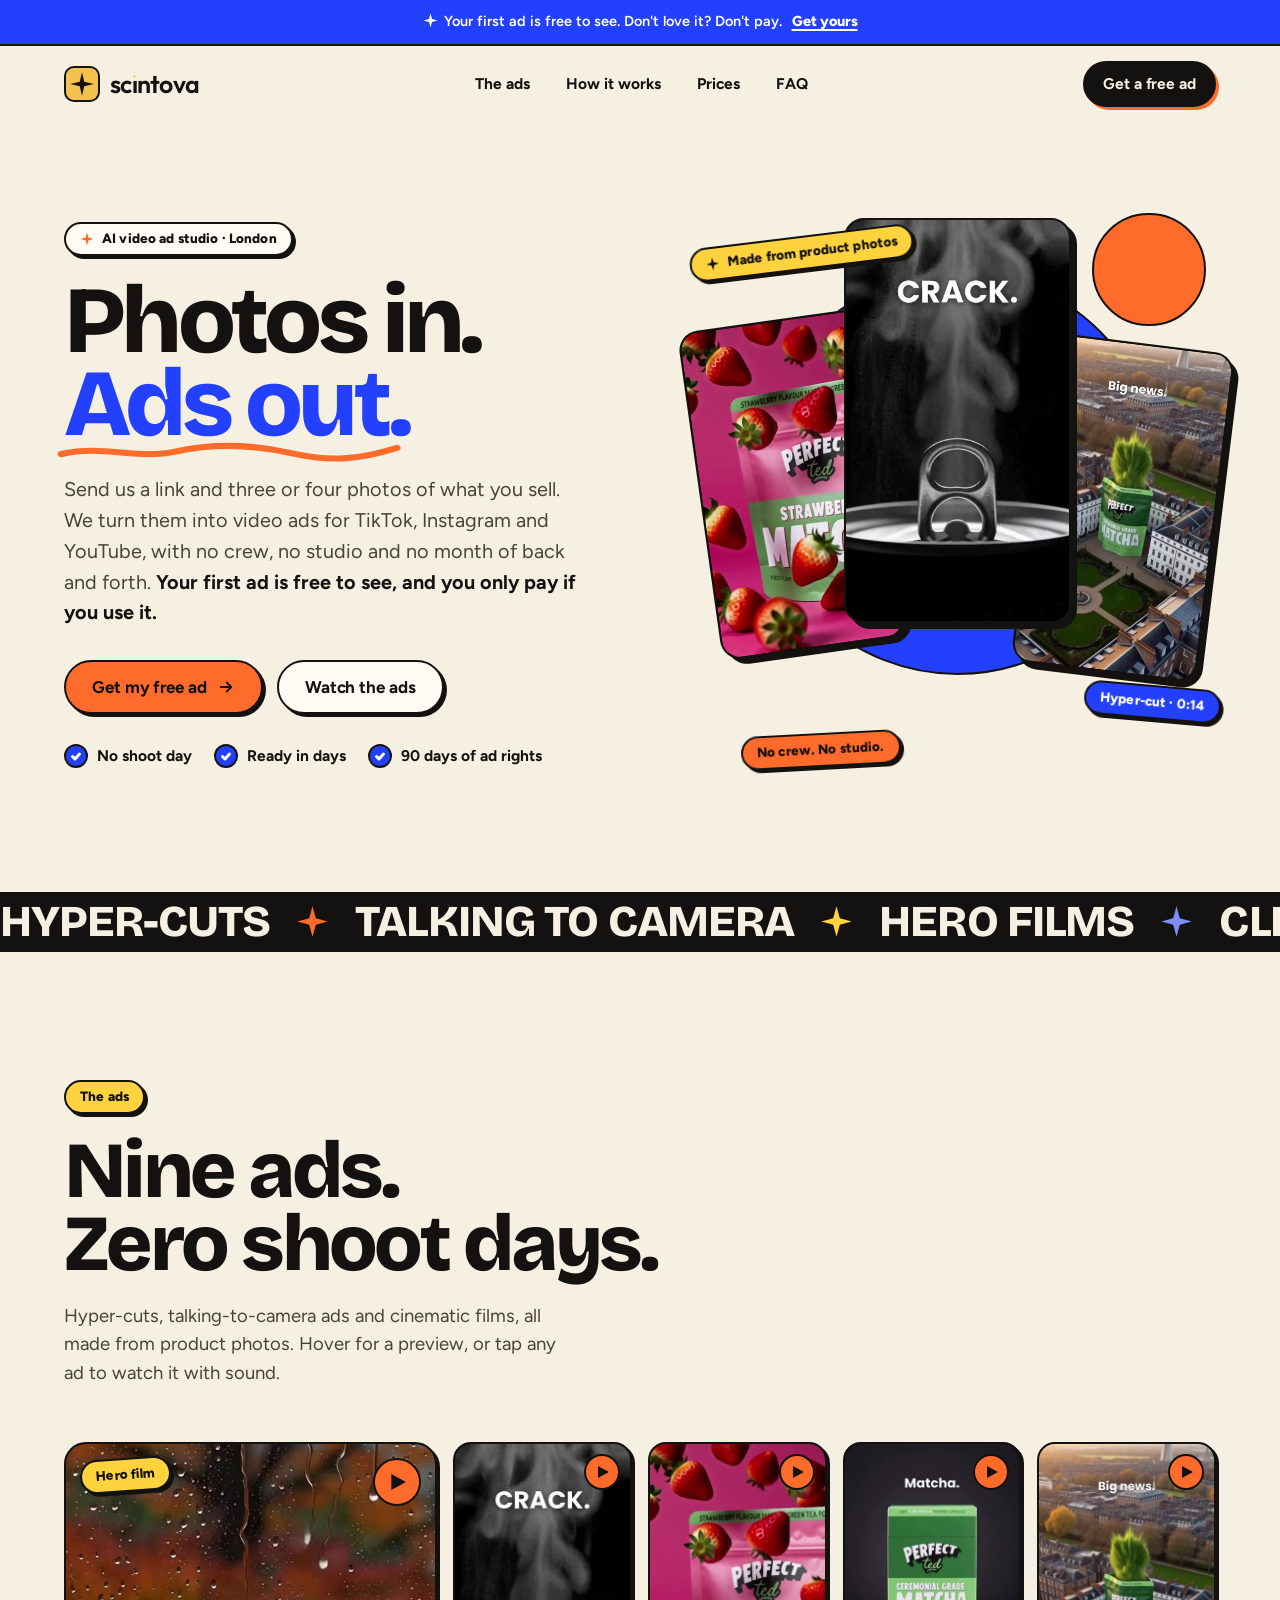
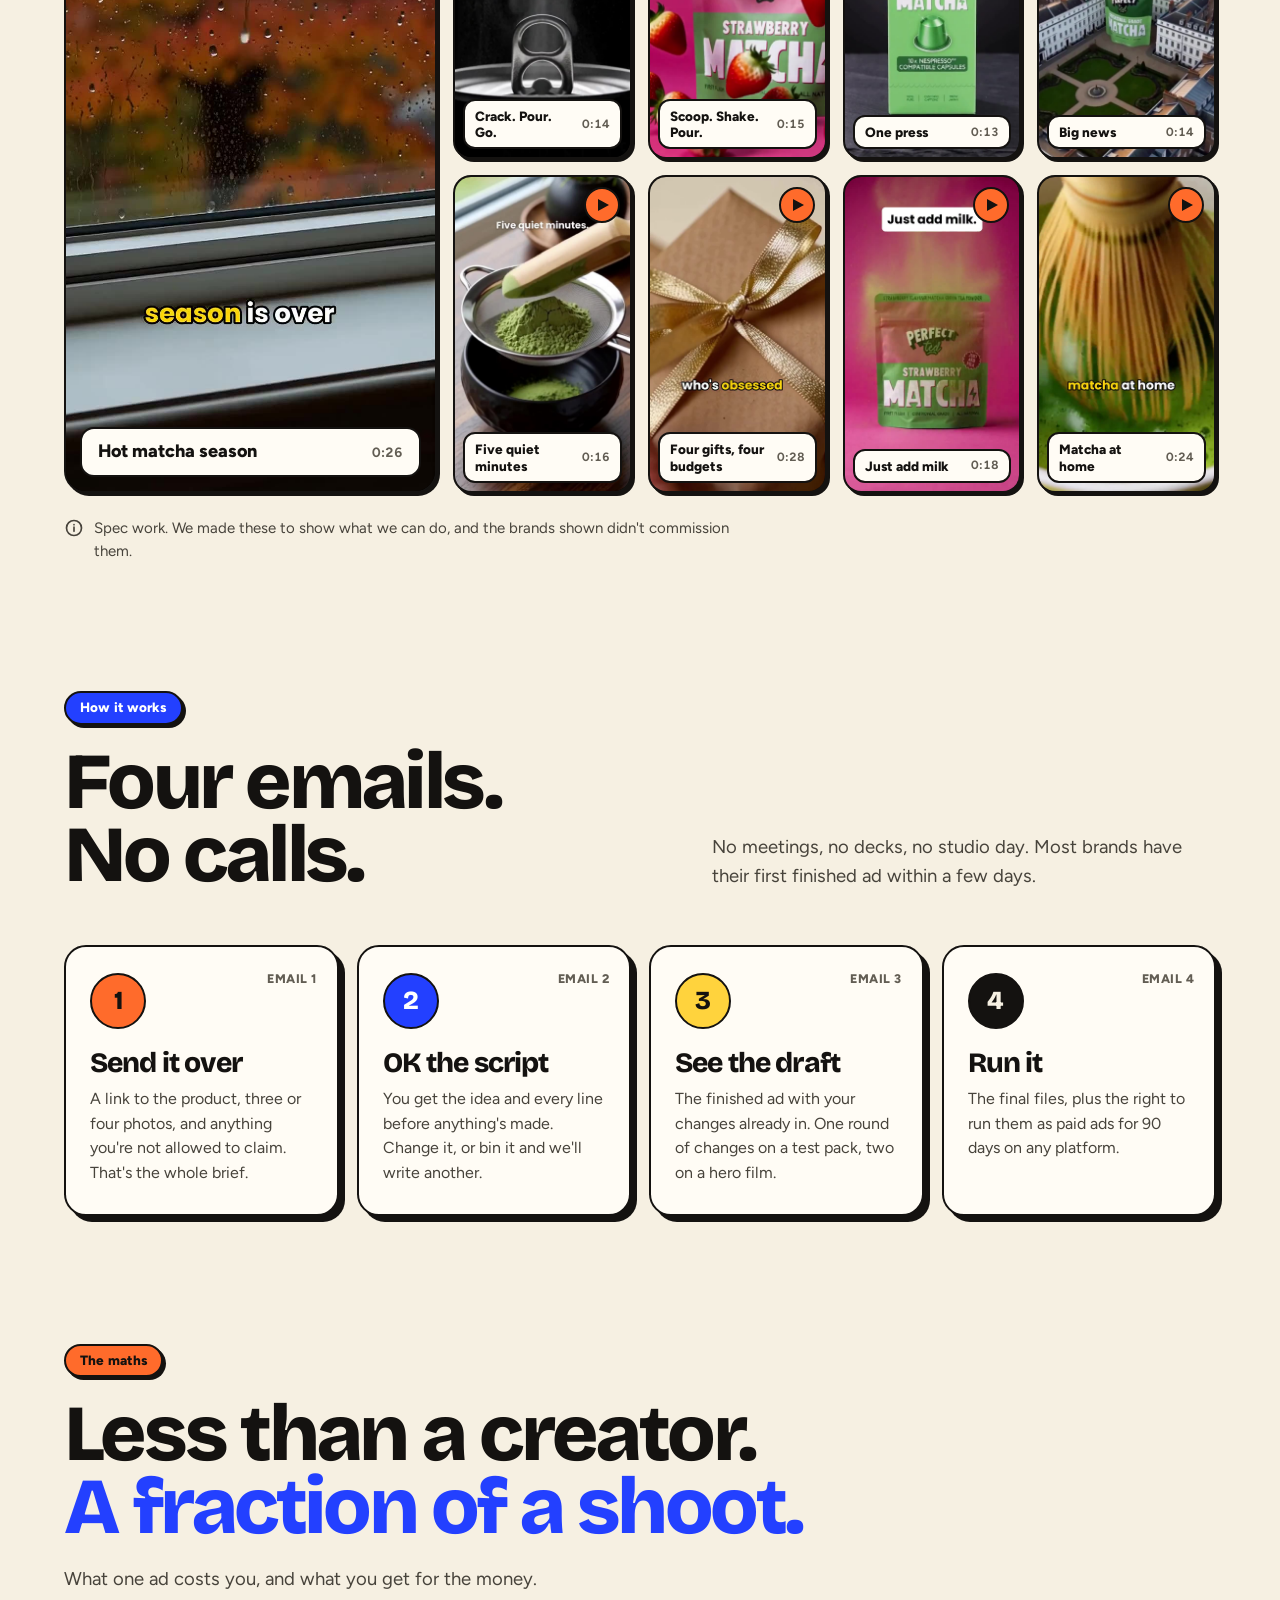
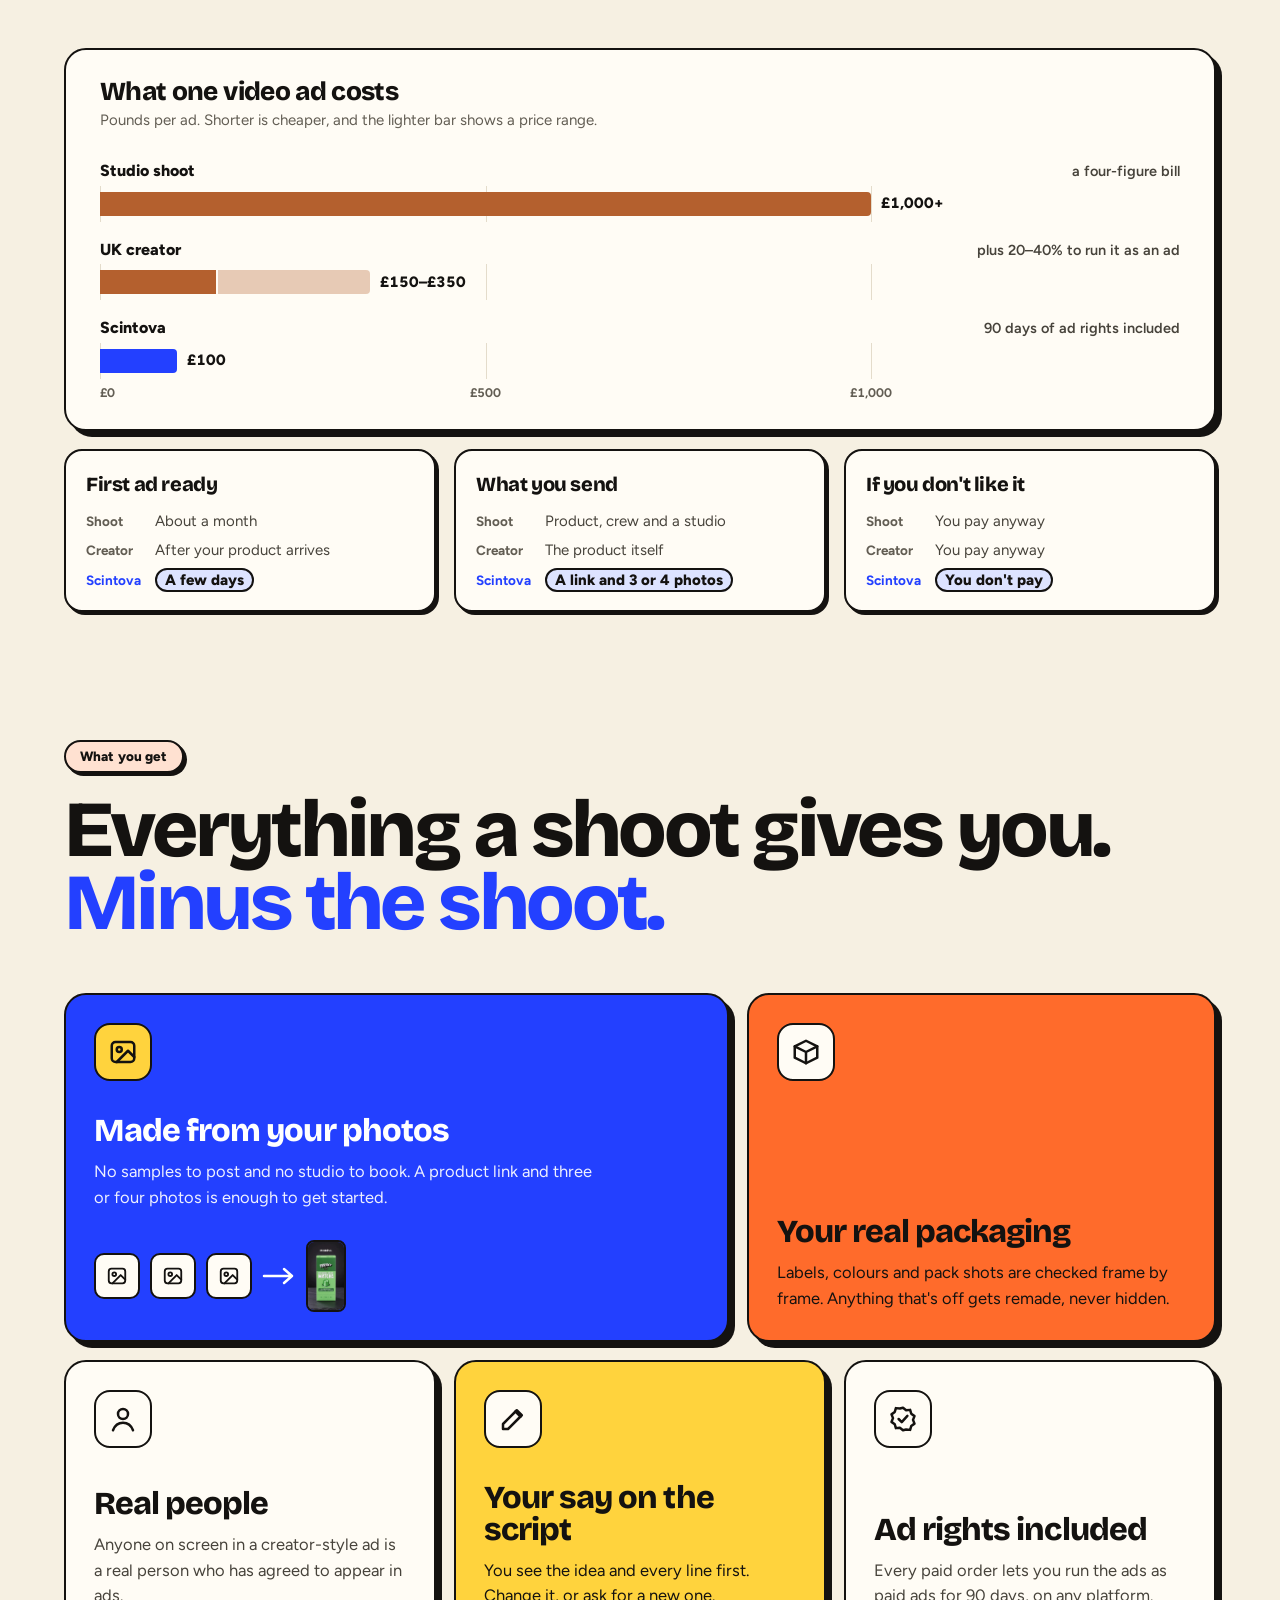
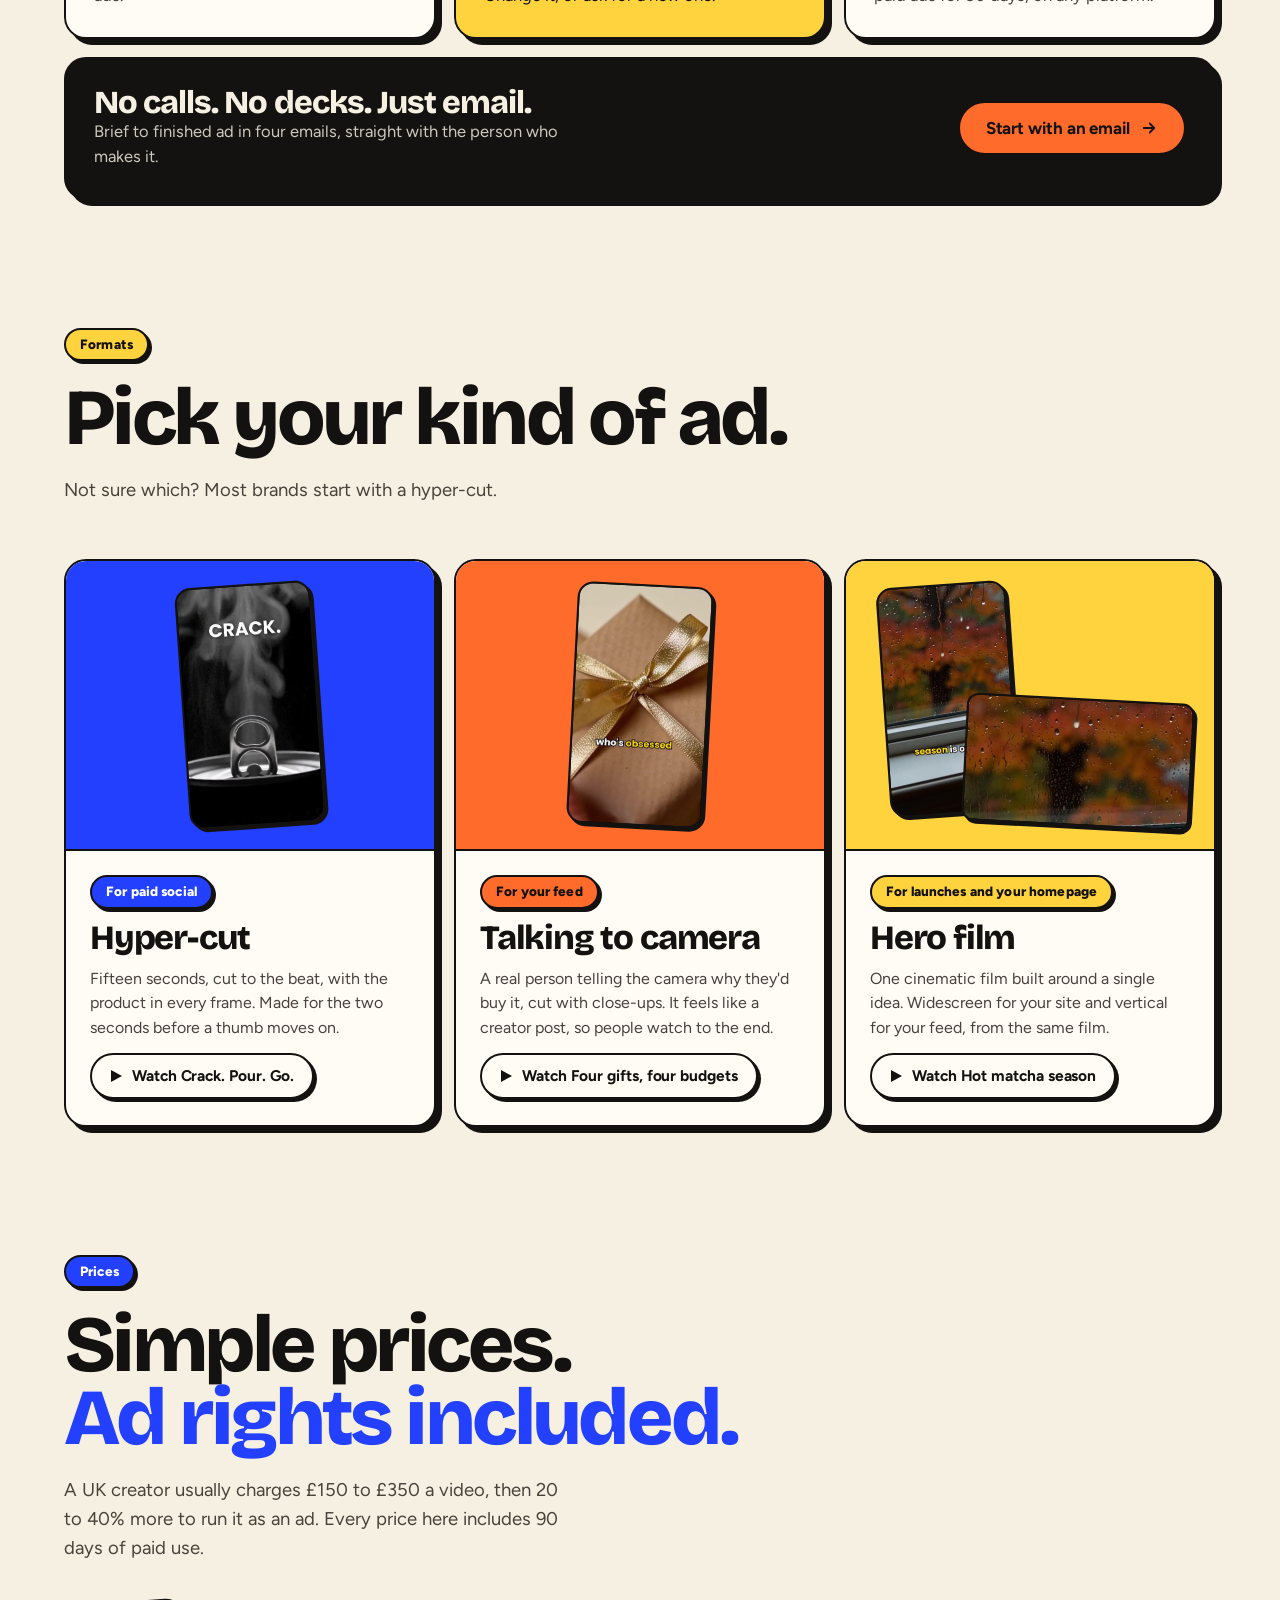
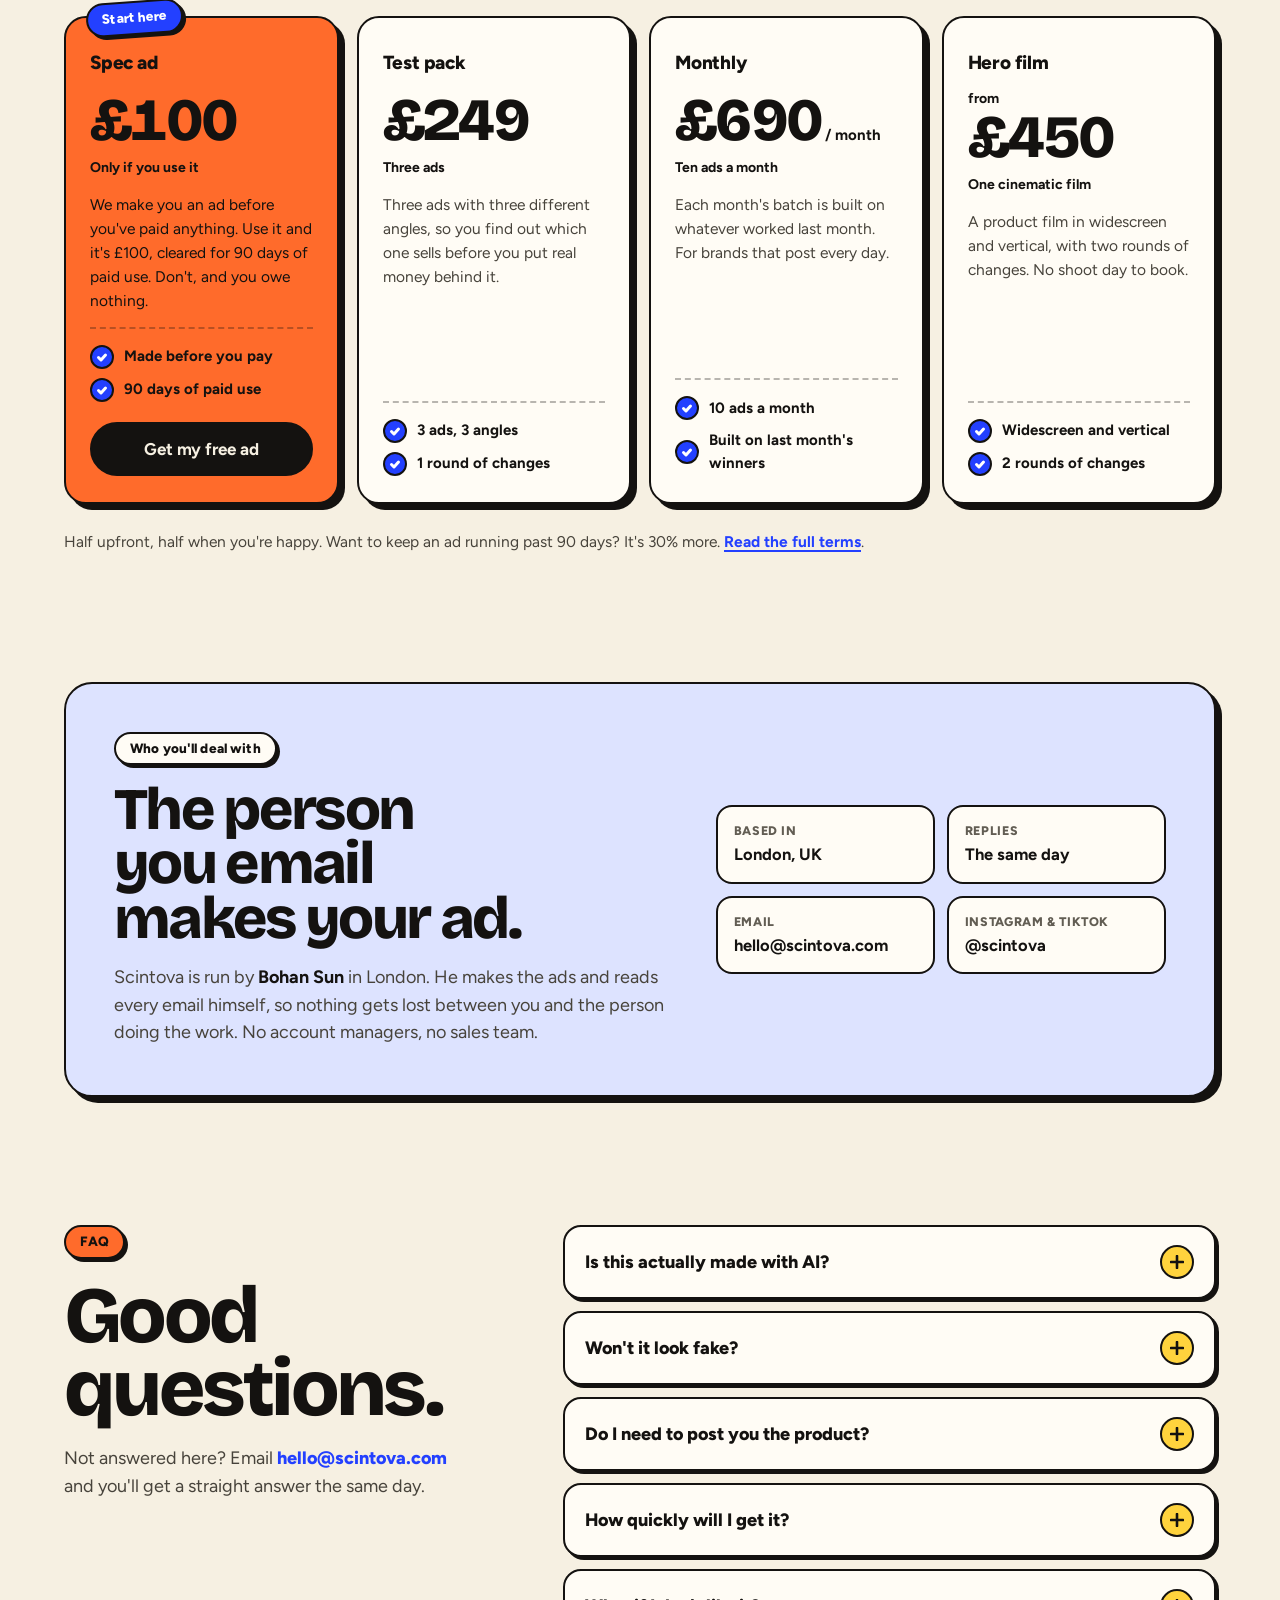
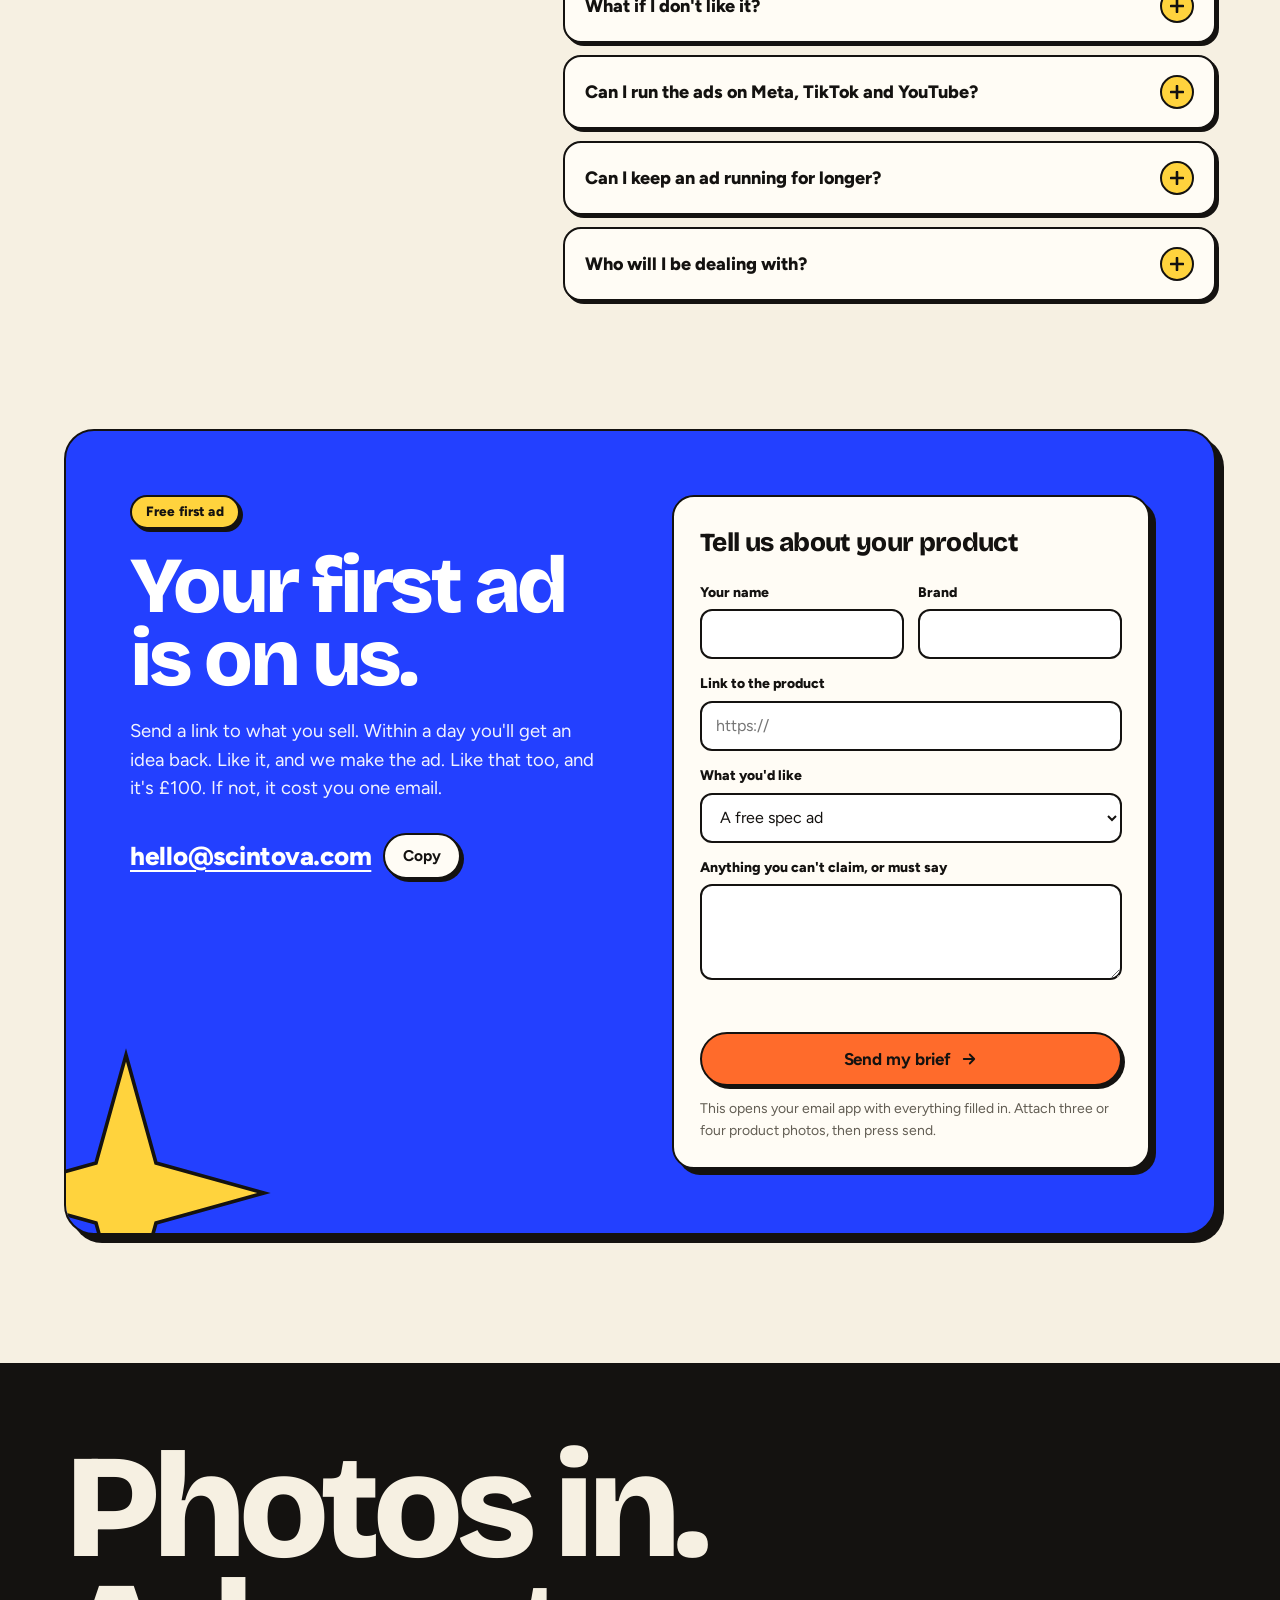
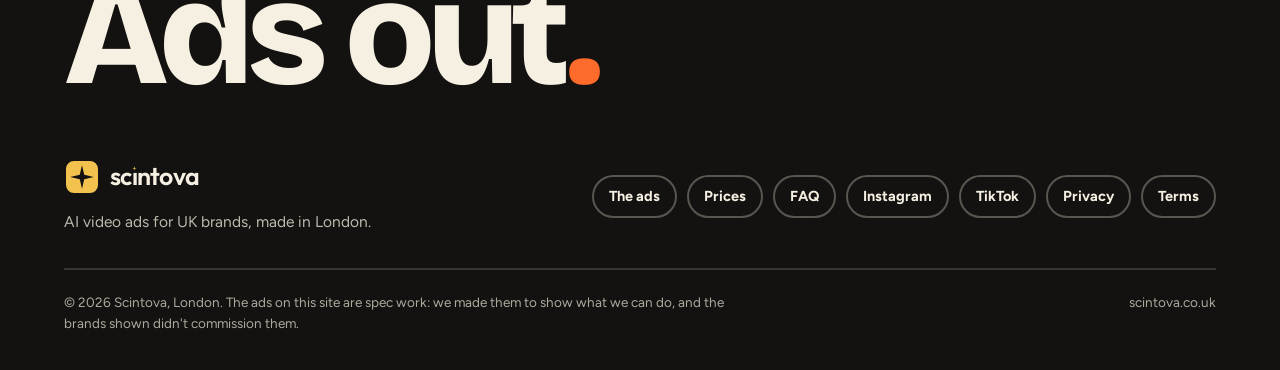
<file: index.html>
<!doctype html>
<html lang="en-GB">
<head>
<meta charset="utf-8">
<meta name="viewport" content="width=device-width,initial-scale=1,viewport-fit=cover">
<title>Scintova | AI video ads for UK brands, made from product photos</title>
<meta name="description" content="Send a link and three or four product photos. Scintova turns them into video ads for TikTok, Instagram and YouTube. See your first ad free, and only pay £100 if you use it. London.">
<link rel="canonical" href="https://scintova.co.uk/">
<meta name="theme-color" content="#F6F0E2">
<meta property="og:type" content="website">
<meta property="og:site_name" content="Scintova">
<meta property="og:locale" content="en_GB">
<meta property="og:url" content="https://scintova.co.uk/">
<meta property="og:title" content="Photos in. Ads out. | Scintova">
<meta property="og:description" content="AI video ads for UK brands, made from three or four product photos. Your first ad is free to see.">
<meta property="og:image" content="https://scintova.co.uk/assets/og.jpg">
<meta property="og:image:width" content="1200">
<meta property="og:image:height" content="630">
<meta property="og:image:alt" content="Scintova: Photos in. Ads out.">
<meta name="twitter:card" content="summary_large_image">
<meta name="twitter:title" content="Photos in. Ads out. | Scintova">
<meta name="twitter:description" content="AI video ads for UK brands, made from three or four product photos. Your first ad is free to see.">
<meta name="twitter:image" content="https://scintova.co.uk/assets/og.jpg">
<link rel="icon" href="favicon.svg" type="image/svg+xml">
<link rel="icon" href="favicon-32.png" sizes="32x32" type="image/png">
<link rel="apple-touch-icon" href="apple-touch-icon.png">
<link rel="preload" href="assets/fonts/bricolage.woff2" as="font" type="font/woff2" crossorigin>
<link rel="preload" href="assets/fonts/figtree.woff2" as="font" type="font/woff2" crossorigin>
<link rel="stylesheet" href="assets/uk.css">
<script type="application/ld+json">
{"@context":"https://schema.org","@type":"Organization","name":"Scintova","url":"https://scintova.co.uk/","logo":"https://scintova.co.uk/assets/icon-512.png","email":"hello@scintova.com","description":"AI video ad studio in London making video ads from photos of your product.","address":{"@type":"PostalAddress","addressLocality":"London","addressCountry":"GB"},"founder":{"@type":"Person","name":"Bohan Sun"},"sameAs":["https://scintova.com/","https://www.instagram.com/scintova/","https://www.tiktok.com/@scintova"]}
</script>
</head>
<body id="top">
<a class="skip" href="#main">Skip to content</a>
<svg width="0" height="0" style="position:absolute" aria-hidden="true">
  <symbol id="spark" viewBox="0 0 100 100"><path d="M50 4 L60 40 L96 50 L60 60 L50 96 L40 60 L4 50 L40 40 Z" fill="currentColor"/></symbol>
  <symbol id="arrow" viewBox="0 0 24 24"><path d="M5 12h14M13 6l6 6-6 6" fill="none" stroke="currentColor" stroke-width="2.4" stroke-linecap="round" stroke-linejoin="round"/></symbol>
  <symbol id="play" viewBox="0 0 12 12"><path d="M1 0v12l11-6z"/></symbol>
  <symbol id="check" viewBox="0 0 12 12"><path d="M2.5 6.5l2.5 2.5 4.5-5"/></symbol>
</svg>

<div class="topbar">
  <p class="wrap"><svg aria-hidden="true"><use href="#spark"/></svg>Your first ad is free to see. Don't love it? Don't pay. <a href="#brief">Get yours</a></p>
</div>

<header class="nav" id="nav">
  <div class="wrap">
    <a class="mark" href="#top" aria-label="Scintova, back to top">
      <span class="tile" aria-hidden="true"><svg viewBox="0 0 100 100"><path d="M50 8 L58 42 L92 50 L58 58 L50 92 L42 58 L8 50 L42 42 Z" fill="#141210"/></svg></span>
      <span class="word" aria-hidden="true">sc<span class="i"><b>i</b><span>ı</span><svg viewBox="0 0 100 100"><path d="M50 4 L60 40 L96 50 L60 60 L50 96 L40 60 L4 50 L40 40 Z" fill="#F2C14E"/></svg></span>ntova</span>
    </a>
    <nav aria-label="Main">
      <ul>
        <li><a href="#ads">The ads</a></li>
        <li><a href="#how">How it works</a></li>
        <li><a href="#prices">Prices</a></li>
        <li><a href="#faq">FAQ</a></li>
      </ul>
    </nav>
    <a class="btn ink sm" href="#brief">Get a free ad</a>
  </div>
</header>

<main id="main">
  <section class="hero" aria-labelledby="hero-title">
    <div class="wrap">
      <div>
        <span class="sticker paper"><svg aria-hidden="true" style="color:var(--orange)"><use href="#spark"/></svg>AI video ad studio · London</span>
        <h1 id="hero-title">Photos in.<br><span class="blue">Ads out.<svg class="squiggle" viewBox="0 0 300 24" preserveAspectRatio="none" aria-hidden="true"><path d="M4 15 C 40 4, 70 22, 104 12 S 170 4, 204 14 S 262 22, 296 8" fill="none" stroke="#FF6B2B" stroke-width="7" stroke-linecap="round"/></svg></span></h1>
        <p class="lede">Send us a link and three or four photos of what you sell. We turn them into video ads for TikTok, Instagram and YouTube, with no crew, no studio and no month of back and forth. <strong>Your first ad is free to see, and you only pay if you use it.</strong></p>
        <div class="ctas">
          <a class="btn orange" href="#brief">Get my free ad <svg aria-hidden="true"><use href="#arrow"/></svg></a>
          <a class="btn" href="#ads">Watch the ads</a>
        </div>
        <ul class="checks">
          <li><span class="tick" aria-hidden="true"><svg viewBox="0 0 12 12"><use href="#check"/></svg></span>No shoot day</li>
          <li><span class="tick" aria-hidden="true"><svg viewBox="0 0 12 12"><use href="#check"/></svg></span>Ready in days</li>
          <li><span class="tick" aria-hidden="true"><svg viewBox="0 0 12 12"><use href="#check"/></svg></span>90 days of ad rights</li>
        </ul>
      </div>

      <div class="stack" aria-label="Three of our spec ads">
        <span class="disc d1" aria-hidden="true"></span>
        <span class="disc d2" aria-hidden="true"></span>
        <div class="tile t1"><img src="reel/pmO_just_add_milk.jpg" alt="Strawberry matcha pouch with strawberries falling around it" width="720" height="1280"></div>
        <div class="tile t2"><img src="reel/pmN_crack_pour_go.jpg" alt="A can opening with steam rising" width="720" height="1280"><video muted playsinline loop preload="none" data-src="reel/pmN_crack_pour_go.mp4" aria-hidden="true"></video></div>
        <div class="tile t3"><img src="reel/pmG_surreal.jpg" alt="A giant matcha pack in a London square" width="720" height="1280"></div>
        <span class="sticker s1"><svg aria-hidden="true"><use href="#spark"/></svg>Made from product photos</span>
        <span class="sticker blue s2">Hyper-cut · 0:14</span>
        <span class="sticker orange s3">No crew. No studio.</span>
      </div>
    </div>
  </section>

  <div class="band" aria-hidden="true">
    <div class="track">
      <ul>
        <li>Hyper-cuts<svg style="color:var(--orange)"><use href="#spark"/></svg></li>
        <li>Talking to camera<svg style="color:var(--yellow)"><use href="#spark"/></svg></li>
        <li>Hero films<svg style="color:#7D8CFF"><use href="#spark"/></svg></li>
        <li>Cleared for paid ads<svg style="color:var(--orange)"><use href="#spark"/></svg></li>
        <li>Made in London<svg style="color:var(--yellow)"><use href="#spark"/></svg></li>
        <li>First ad free<svg style="color:#7D8CFF"><use href="#spark"/></svg></li>
      </ul>
      <ul>
        <li>Hyper-cuts<svg style="color:var(--orange)"><use href="#spark"/></svg></li>
        <li>Talking to camera<svg style="color:var(--yellow)"><use href="#spark"/></svg></li>
        <li>Hero films<svg style="color:#7D8CFF"><use href="#spark"/></svg></li>
        <li>Cleared for paid ads<svg style="color:var(--orange)"><use href="#spark"/></svg></li>
        <li>Made in London<svg style="color:var(--yellow)"><use href="#spark"/></svg></li>
        <li>First ad free<svg style="color:#7D8CFF"><use href="#spark"/></svg></li>
      </ul>
    </div>
  </div>

  <section class="sec" id="ads" aria-labelledby="ads-title">
    <div class="wrap">
      <div class="head">
        <div>
          <span class="sticker">The ads</span>
          <h2 class="h2" id="ads-title">Nine ads.<br>Zero shoot days.</h2>
        </div>
        <p>Hyper-cuts, talking-to-camera ads and cinematic films, all made from product photos. Hover for a preview, or tap any ad to watch it with sound.</p>
      </div>

      <div class="ads">
        <button class="ad feature" type="button" data-src="reel/pmL_hot_matcha_season.mp4" data-title="Hot matcha season" data-brand="PerfectTed" aria-label="Play Hot matcha season, a spec hero film, 26 seconds"><img src="reel/pmL_hot_matcha_season.jpg" alt="" loading="lazy" width="720" height="1280"><video muted playsinline loop preload="none" data-src="reel/pmL_hot_matcha_season.mp4"></video><span class="sticker tag">Hero film</span><span class="pl"><svg viewBox="0 0 12 12"><use href="#play"/></svg></span><span class="cap">Hot matcha season <small>0:26</small></span></button>
        <button class="ad" type="button" data-src="reel/pmN_crack_pour_go.mp4" data-title="Crack. Pour. Go." data-brand="PerfectTed" aria-label="Play Crack. Pour. Go., a spec hyper-cut, 14 seconds"><img src="reel/pmN_crack_pour_go.jpg" alt="" loading="lazy" width="720" height="1280"><video muted playsinline loop preload="none" data-src="reel/pmN_crack_pour_go.mp4"></video><span class="pl"><svg viewBox="0 0 12 12"><use href="#play"/></svg></span><span class="cap">Crack. Pour. Go. <small>0:14</small></span></button>
        <button class="ad" type="button" data-src="reel/pmO_just_add_milk.mp4" data-title="Scoop. Shake. Pour." data-brand="PerfectTed" aria-label="Play Scoop. Shake. Pour., a spec ad, 15 seconds"><img src="reel/pmO_just_add_milk.jpg" alt="" loading="lazy" width="720" height="1280"><video muted playsinline loop preload="none" data-src="reel/pmO_just_add_milk.mp4"></video><span class="pl"><svg viewBox="0 0 12 12"><use href="#play"/></svg></span><span class="cap">Scoop. Shake. Pour. <small>0:15</small></span></button>
        <button class="ad" type="button" data-src="reel/pmK_one_press.mp4" data-title="One press" data-brand="PerfectTed" aria-label="Play One press, a spec ad, 13 seconds"><img src="reel/pmK_one_press.jpg" alt="" loading="lazy" width="720" height="1280"><video muted playsinline loop preload="none" data-src="reel/pmK_one_press.mp4"></video><span class="pl"><svg viewBox="0 0 12 12"><use href="#play"/></svg></span><span class="cap">One press <small>0:13</small></span></button>
        <button class="ad" type="button" data-src="reel/pmG_surreal.mp4" data-title="Big news" data-brand="PerfectTed" aria-label="Play Big news, a spec ad, 14 seconds"><img src="reel/pmG_surreal.jpg" alt="" loading="lazy" width="720" height="1280"><video muted playsinline loop preload="none" data-src="reel/pmG_surreal.mp4"></video><span class="pl"><svg viewBox="0 0 12 12"><use href="#play"/></svg></span><span class="cap">Big news <small>0:14</small></span></button>
        <button class="ad" type="button" data-src="reel/pmE_ritual.mp4" data-title="Five quiet minutes" data-brand="PerfectTed" aria-label="Play Five quiet minutes, a spec film, 16 seconds"><img src="reel/pmE_ritual.jpg" alt="" loading="lazy" width="720" height="1280"><video muted playsinline loop preload="none" data-src="reel/pmE_ritual.mp4"></video><span class="pl"><svg viewBox="0 0 12 12"><use href="#play"/></svg></span><span class="cap">Five quiet minutes <small>0:16</small></span></button>
        <button class="ad" type="button" data-src="reel/pmM_four_gifts.mp4" data-title="Four gifts, four budgets" data-brand="PerfectTed" aria-label="Play Four gifts, four budgets, a spec talking-to-camera ad, 28 seconds"><img src="reel/pmM_four_gifts.jpg" alt="" loading="lazy" width="720" height="1280"><video muted playsinline loop preload="none" data-src="reel/pmM_four_gifts.mp4"></video><span class="pl"><svg viewBox="0 0 12 12"><use href="#play"/></svg></span><span class="cap">Four gifts, four budgets <small>0:28</small></span></button>
        <button class="ad" type="button" data-src="reel/pmH_just_add_milk.mp4" data-title="Just add milk" data-brand="PerfectTed" aria-label="Play Just add milk, a spec ad, 18 seconds"><img src="reel/pmH_just_add_milk.jpg" alt="" loading="lazy" width="720" height="1280"><video muted playsinline loop preload="none" data-src="reel/pmH_just_add_milk.mp4"></video><span class="pl"><svg viewBox="0 0 12 12"><use href="#play"/></svg></span><span class="cap">Just add milk <small>0:18</small></span></button>
        <button class="ad" type="button" data-src="reel/pmJ_matcha_set.mp4" data-title="Matcha at home" data-brand="PerfectTed" aria-label="Play Matcha at home, a spec ad, 24 seconds"><img src="reel/pmJ_matcha_set.jpg" alt="" loading="lazy" width="720" height="1280"><video muted playsinline loop preload="none" data-src="reel/pmJ_matcha_set.mp4"></video><span class="pl"><svg viewBox="0 0 12 12"><use href="#play"/></svg></span><span class="cap">Matcha at home <small>0:24</small></span></button>
      </div>
      <p class="note"><svg viewBox="0 0 24 24" fill="none" stroke="currentColor" stroke-width="2" stroke-linecap="round" aria-hidden="true"><circle cx="12" cy="12" r="9"/><path d="M12 11v5M12 8h.01"/></svg>Spec work. We made these to show what we can do, and the brands shown didn't commission them.</p>
    </div>
  </section>

  <section class="sec" id="how" aria-labelledby="how-title">
    <div class="wrap">
      <div class="head">
        <div>
          <span class="sticker blue">How it works</span>
          <h2 class="h2" id="how-title">Four emails.<br>No calls.</h2>
        </div>
        <p>No meetings, no decks, no studio day. Most brands have their first finished ad within a few days.</p>
      </div>
      <ol class="steps">
        <li class="step"><span class="num">1</span><span class="mail">Email 1</span><h3>Send it over</h3><p>A link to the product, three or four photos, and anything you're not allowed to claim. That's the whole brief.</p></li>
        <li class="step"><span class="num">2</span><span class="mail">Email 2</span><h3>OK the script</h3><p>You get the idea and every line before anything's made. Change it, or bin it and we'll write another.</p></li>
        <li class="step"><span class="num">3</span><span class="mail">Email 3</span><h3>See the draft</h3><p>The finished ad with your changes already in. One round of changes on a test pack, two on a hero film.</p></li>
        <li class="step"><span class="num">4</span><span class="mail">Email 4</span><h3>Run it</h3><p>The final files, plus the right to run them as paid ads for 90 days on any platform.</p></li>
      </ol>
    </div>
  </section>

  <section class="sec" id="maths" aria-labelledby="maths-title">
    <div class="wrap">
      <div class="head">
        <div>
          <span class="sticker orange">The maths</span>
          <h2 class="h2" id="maths-title">Less than a creator.<br><span class="blue">A fraction of a shoot.</span></h2>
        </div>
        <p>What one ad costs you, and what you get for the money.</p>
      </div>
      <div class="maths">
        <div class="chart">
          <h3>What one video ad costs</h3>
          <p class="sub">Pounds per ad. Shorter is cheaper, and the lighter bar shows a price range.</p>
          <div class="bars">
            <div class="brow" tabindex="0">
              <div class="lbl">Studio shoot <span>a four-figure bill</span></div>
              <div class="track">
                <i class="grid" style="left:0"></i><i class="grid" style="left:35.71%"></i><i class="grid" style="left:71.43%"></i>
                <span class="bar ctx" style="width:71.43%"></span>
                <span class="val" style="left:71.43%">£1,000+</span>
              </div>
              <span class="tip" aria-hidden="true">A four-figure bill for one ad, and running it as a paid ad is agreed with the talent.</span>
            </div>
            <div class="brow" tabindex="0">
              <div class="lbl">UK creator <span>plus 20–40% to run it as an ad</span></div>
              <div class="track">
                <i class="grid" style="left:0"></i><i class="grid" style="left:35.71%"></i><i class="grid" style="left:71.43%"></i>
                <span class="bar ctx" style="width:10.71%;border-radius:0"></span>
                <span class="bar range" style="left:calc(10.71% + 2px);width:calc(14.29% - 2px)"></span>
                <span class="val" style="left:25%">£150–£350</span>
              </div>
              <span class="tip" aria-hidden="true">£150 to £350 a video, then another 20 to 40% to run it as a paid ad.</span>
            </div>
            <div class="brow" tabindex="0">
              <div class="lbl">Scintova <span>90 days of ad rights included</span></div>
              <div class="track">
                <i class="grid" style="left:0"></i><i class="grid" style="left:35.71%"></i><i class="grid" style="left:71.43%"></i>
                <span class="bar us" style="width:7.14%"></span>
                <span class="val" style="left:7.14%">£100</span>
              </div>
              <span class="tip" aria-hidden="true">£100 an ad, cleared for 90 days of paid use on any platform.</span>
            </div>
          </div>
          <div class="axis" aria-hidden="true"><span style="left:0">£0</span><span style="left:35.71%">£500</span><span style="left:71.43%">£1,000</span></div>
        </div>
        <div class="vs">
          <div class="vcard">
            <h4>First ad ready</h4>
            <dl><dt>Shoot</dt><dd>About a month</dd><dt>Creator</dt><dd>After your product arrives</dd><dt class="us">Scintova</dt><dd class="us"><mark>A few days</mark></dd></dl>
          </div>
          <div class="vcard">
            <h4>What you send</h4>
            <dl><dt>Shoot</dt><dd>Product, crew and a studio</dd><dt>Creator</dt><dd>The product itself</dd><dt class="us">Scintova</dt><dd class="us"><mark>A link and 3 or 4 photos</mark></dd></dl>
          </div>
          <div class="vcard">
            <h4>If you don't like it</h4>
            <dl><dt>Shoot</dt><dd>You pay anyway</dd><dt>Creator</dt><dd>You pay anyway</dd><dt class="us">Scintova</dt><dd class="us"><mark>You don't pay</mark></dd></dl>
          </div>
        </div>
      </div>
    </div>
  </section>

  <section class="sec" id="perks" aria-labelledby="perks-title">
    <div class="wrap">
      <div class="head">
        <div>
          <span class="sticker pink">What you get</span>
          <h2 class="h2" id="perks-title">Everything a shoot gives you.<br><span class="blue">Minus the shoot.</span></h2>
        </div>
      </div>
      <div class="bento">
        <div class="b b1">
          <span class="ic" aria-hidden="true"><svg viewBox="0 0 24 24"><rect x="3" y="4" width="18" height="16" rx="3"/><circle cx="9" cy="10" r="2"/><path d="M21 16l-5-5-9 9"/></svg></span>
          <h3>Made from your photos</h3>
          <p>No samples to post and no studio to book. A product link and three or four photos is enough to get started.</p>
          <div class="photos" aria-hidden="true">
            <span class="ph"><svg viewBox="0 0 24 24"><rect x="3" y="4" width="18" height="16" rx="3"/><circle cx="9" cy="10" r="2"/><path d="M21 16l-5-5-9 9"/></svg></span>
            <span class="ph"><svg viewBox="0 0 24 24"><rect x="3" y="4" width="18" height="16" rx="3"/><circle cx="9" cy="10" r="2"/><path d="M21 16l-5-5-9 9"/></svg></span>
            <span class="ph"><svg viewBox="0 0 24 24"><rect x="3" y="4" width="18" height="16" rx="3"/><circle cx="9" cy="10" r="2"/><path d="M21 16l-5-5-9 9"/></svg></span>
            <svg class="arrow" viewBox="0 0 34 20"><path d="M2 10h28M22 3l8 7-8 7"/></svg>
            <span class="mini"><img src="reel/pmK_one_press.jpg" alt="" loading="lazy" width="720" height="1280"></span>
          </div>
        </div>
        <div class="b b2">
          <span class="ic" aria-hidden="true"><svg viewBox="0 0 24 24"><path d="M3 7.5 12 3l9 4.5v9L12 21l-9-4.5z"/><path d="M3 7.5 12 12l9-4.5M12 12v9"/></svg></span>
          <h3>Your real packaging</h3>
          <p>Labels, colours and pack shots are checked frame by frame. Anything that's off gets remade, never hidden.</p>
        </div>
        <div class="b b3">
          <span class="ic" aria-hidden="true"><svg viewBox="0 0 24 24"><circle cx="12" cy="8" r="4"/><path d="M4 21c1.5-4 4.5-6 8-6s6.5 2 8 6"/></svg></span>
          <h3>Real people</h3>
          <p>Anyone on screen in a creator-style ad is a real person who has agreed to appear in ads.</p>
        </div>
        <div class="b b4">
          <span class="ic" aria-hidden="true"><svg viewBox="0 0 24 24"><path d="M4 20h4L19 9l-4-4L4 16z"/><path d="M14 6l4 4"/></svg></span>
          <h3>Your say on the script</h3>
          <p>You see the idea and every line first. Change it, or ask for a new one.</p>
        </div>
        <div class="b b5">
          <span class="ic" aria-hidden="true"><svg viewBox="0 0 24 24"><path d="M12 3l2.5 2 3.2-.3.9 3.1 2.6 1.9-1.2 3 1.2 3-2.6 1.9-.9 3.1-3.2-.3L12 21l-2.5-2-3.2.3-.9-3.1-2.6-1.9 1.2-3-1.2-3 2.6-1.9.9-3.1 3.2.3z"/><path d="M8.5 12l2.5 2.5 4.5-5"/></svg></span>
          <h3>Ad rights included</h3>
          <p>Every paid order lets you run the ads as paid ads for 90 days, on any platform.</p>
        </div>
        <div class="b b6">
          <div>
            <h3>No calls. No decks. Just email.</h3>
            <p>Brief to finished ad in four emails, straight with the person who makes it.</p>
          </div>
          <a class="btn orange" href="#brief">Start with an email <svg aria-hidden="true"><use href="#arrow"/></svg></a>
        </div>
      </div>
    </div>
  </section>

  <section class="sec" id="formats" aria-labelledby="formats-title">
    <div class="wrap">
      <div class="head">
        <div>
          <span class="sticker">Formats</span>
          <h2 class="h2" id="formats-title">Pick your kind of ad.</h2>
        </div>
        <p>Not sure which? Most brands start with a hyper-cut.</p>
      </div>
      <div class="formats">
        <article class="fmt">
          <div class="media"><div class="phone"><img src="reel/pmN_crack_pour_go.jpg" alt="" loading="lazy" width="720" height="1280"></div></div>
          <div class="body">
            <span class="sticker blue for">For paid social</span>
            <h3>Hyper-cut</h3>
            <p>Fifteen seconds, cut to the beat, with the product in every frame. Made for the two seconds before a thumb moves on.</p>
            <button class="btn sm" type="button" data-open="pmN_crack_pour_go"><svg viewBox="0 0 12 12" aria-hidden="true" style="width:12px;height:12px;fill:currentColor"><use href="#play"/></svg>Watch Crack. Pour. Go.</button>
          </div>
        </article>
        <article class="fmt">
          <div class="media"><div class="phone"><img src="reel/pmM_four_gifts.jpg" alt="" loading="lazy" width="720" height="1280"></div></div>
          <div class="body">
            <span class="sticker orange for">For your feed</span>
            <h3>Talking to camera</h3>
            <p>A real person telling the camera why they'd buy it, cut with close-ups. It feels like a creator post, so people watch to the end.</p>
            <button class="btn sm" type="button" data-open="pmM_four_gifts"><svg viewBox="0 0 12 12" aria-hidden="true" style="width:12px;height:12px;fill:currentColor"><use href="#play"/></svg>Watch Four gifts, four budgets</button>
          </div>
        </article>
        <article class="fmt">
          <div class="media"><div class="phone"><img src="reel/pmL_hot_matcha_season.jpg" alt="" loading="lazy" width="720" height="1280"></div><div class="wide"><img src="reel/pmL_hot_matcha_season.jpg" alt="" loading="lazy" width="720" height="1280" style="object-position:center 35%"></div></div>
          <div class="body">
            <span class="sticker for">For launches and your homepage</span>
            <h3>Hero film</h3>
            <p>One cinematic film built around a single idea. Widescreen for your site and vertical for your feed, from the same film.</p>
            <button class="btn sm" type="button" data-open="pmL_hot_matcha_season"><svg viewBox="0 0 12 12" aria-hidden="true" style="width:12px;height:12px;fill:currentColor"><use href="#play"/></svg>Watch Hot matcha season</button>
          </div>
        </article>
      </div>
    </div>
  </section>

  <section class="sec" id="prices" aria-labelledby="prices-title">
    <div class="wrap">
      <div class="head">
        <div>
          <span class="sticker blue">Prices</span>
          <h2 class="h2" id="prices-title">Simple prices.<br><span class="blue">Ad rights included.</span></h2>
        </div>
        <p>A UK creator usually charges £150 to £350 a video, then 20 to 40% more to run it as an ad. Every price here includes 90 days of paid use.</p>
      </div>
      <div class="prices">
        <div class="plan hot">
          <span class="sticker blue flag">Start here</span>
          <h3>Spec ad</h3>
          <div class="price">£100</div>
          <div class="when">Only if you use it</div>
          <p>We make you an ad before you've paid anything. Use it and it's £100, cleared for 90 days of paid use. Don't, and you owe nothing.</p>
          <ul>
            <li><span class="tick" aria-hidden="true"><svg viewBox="0 0 12 12"><use href="#check"/></svg></span>Made before you pay</li>
            <li><span class="tick" aria-hidden="true"><svg viewBox="0 0 12 12"><use href="#check"/></svg></span>90 days of paid use</li>
          </ul>
          <a class="btn ink" href="#brief">Get my free ad</a>
        </div>
        <div class="plan">
          <h3>Test pack</h3>
          <div class="price">£249</div>
          <div class="when">Three ads</div>
          <p>Three ads with three different angles, so you find out which one sells before you put real money behind it.</p>
          <ul>
            <li><span class="tick" aria-hidden="true"><svg viewBox="0 0 12 12"><use href="#check"/></svg></span>3 ads, 3 angles</li>
            <li><span class="tick" aria-hidden="true"><svg viewBox="0 0 12 12"><use href="#check"/></svg></span>1 round of changes</li>
          </ul>
        </div>
        <div class="plan">
          <h3>Monthly</h3>
          <div class="price">£690<small> / month</small></div>
          <div class="when">Ten ads a month</div>
          <p>Each month's batch is built on whatever worked last month. For brands that post every day.</p>
          <ul>
            <li><span class="tick" aria-hidden="true"><svg viewBox="0 0 12 12"><use href="#check"/></svg></span>10 ads a month</li>
            <li><span class="tick" aria-hidden="true"><svg viewBox="0 0 12 12"><use href="#check"/></svg></span>Built on last month's winners</li>
          </ul>
        </div>
        <div class="plan">
          <h3>Hero film</h3>
          <div class="price"><span class="from">from</span>£450</div>
          <div class="when">One cinematic film</div>
          <p>A product film in widescreen and vertical, with two rounds of changes. No shoot day to book.</p>
          <ul>
            <li><span class="tick" aria-hidden="true"><svg viewBox="0 0 12 12"><use href="#check"/></svg></span>Widescreen and vertical</li>
            <li><span class="tick" aria-hidden="true"><svg viewBox="0 0 12 12"><use href="#check"/></svg></span>2 rounds of changes</li>
          </ul>
        </div>
      </div>
      <p class="fine">Half upfront, half when you're happy. Want to keep an ad running past 90 days? It's 30% more. <a href="terms.html">Read the full terms</a>.</p>
    </div>
  </section>

  <section class="sec" id="who" aria-labelledby="who-title">
    <div class="wrap">
      <div class="who">
        <div>
          <span class="sticker paper">Who you'll deal with</span>
          <h2 class="h2" id="who-title">The person you email makes your ad.</h2>
          <p>Scintova is run by <strong>Bohan Sun</strong> in London. He makes the ads and reads every email himself, so nothing gets lost between you and the person doing the work. No account managers, no sales team.</p>
        </div>
        <dl class="facts">
          <div><dt>Based in</dt><dd>London, UK</dd></div>
          <div><dt>Replies</dt><dd>The same day</dd></div>
          <div><dt>Email</dt><dd><a href="mailto:hello@scintova.com">hello@scintova.com</a></dd></div>
          <div><dt>Instagram &amp; TikTok</dt><dd>@scintova</dd></div>
        </dl>
      </div>
    </div>
  </section>

  <section class="sec" id="faq" aria-labelledby="faq-title">
    <div class="wrap faq">
      <div class="side">
        <span class="sticker orange">FAQ</span>
        <h2 class="h2" id="faq-title" style="margin-top:20px">Good<br>questions.</h2>
        <p>Not answered here? Email <a href="mailto:hello@scintova.com">hello@scintova.com</a> and you'll get a straight answer the same day.</p>
      </div>
      <div class="qs">
        <details><summary>Is this actually made with AI?<span class="pm" aria-hidden="true"><svg viewBox="0 0 14 14"><path d="M7 1v12M1 7h12"/></svg></span></summary><p>Yes, and we're upfront about it. We work from your photos and your real packaging, and anyone on screen is a real person who has agreed to appear in ads. The AI replaces the crew, the studio and the waiting.</p></details>
        <details><summary>Won't it look fake?<span class="pm" aria-hidden="true"><svg viewBox="0 0 14 14"><path d="M7 1v12M1 7h12"/></svg></span></summary><p>Watch the ads above and judge for yourself. A wrong label, an odd hand or a face that's off gets remade, never hidden. If we can't get your product looking right, we'll tell you before you've paid anything.</p></details>
        <details><summary>Do I need to post you the product?<span class="pm" aria-hidden="true"><svg viewBox="0 0 14 14"><path d="M7 1v12M1 7h12"/></svg></span></summary><p>No, good photos are enough. If it's something unusual, we might ask you to send one over.</p></details>
        <details><summary>How quickly will I get it?<span class="pm" aria-hidden="true"><svg viewBox="0 0 14 14"><path d="M7 1v12M1 7h12"/></svg></span></summary><p>A spec ad is usually back within a few days. A test pack takes about a week, and most of that is waiting for you to approve the scripts.</p></details>
        <details><summary>What if I don't like it?<span class="pm" aria-hidden="true"><svg viewBox="0 0 14 14"><path d="M7 1v12M1 7h12"/></svg></span></summary><p>Then you don't pay. The spec ad costs nothing unless you use it, and every paid order includes changes.</p></details>
        <details><summary>Can I run the ads on Meta, TikTok and YouTube?<span class="pm" aria-hidden="true"><svg viewBox="0 0 14 14"><path d="M7 1v12M1 7h12"/></svg></span></summary><p>Yes. Every paid order includes the right to run the ads as paid ads for 90 days, on any platform.</p></details>
        <details><summary>Can I keep an ad running for longer?<span class="pm" aria-hidden="true"><svg viewBox="0 0 14 14"><path d="M7 1v12M1 7h12"/></svg></span></summary><p>Yes. Past 90 days it's 30% more. Just email and say which ad.</p></details>
        <details><summary>Who will I be dealing with?<span class="pm" aria-hidden="true"><svg viewBox="0 0 14 14"><path d="M7 1v12M1 7h12"/></svg></span></summary><p>Bohan Sun, in London. He reads every email and makes the ads himself. No account managers and no sales team.</p></details>
      </div>
    </div>
  </section>

  <section class="sec" id="brief" aria-labelledby="brief-title">
    <div class="wrap">
      <div class="panel">
        <svg class="spark" viewBox="0 0 100 100" aria-hidden="true"><path d="M50 4 L60 40 L96 50 L60 60 L50 96 L40 60 L4 50 L40 40 Z" fill="#FFD33D" stroke="#141210" stroke-width="1.2"/></svg>
        <div class="left">
          <span class="sticker">Free first ad</span>
          <h2 class="h2" id="brief-title" style="margin-top:20px">Your first ad<br>is on us.</h2>
          <p>Send a link to what you sell. Within a day you'll get an idea back. Like it, and we make the ad. Like that too, and it's £100. If not, it cost you one email.</p>
          <div class="mailrow">
            <a class="addr" id="email" href="mailto:hello@scintova.com">hello@scintova.com</a>
            <button class="btn sm" type="button" id="copy">Copy</button>
          </div>
        </div>
        <form class="form" id="briefForm" novalidate>
          <h3>Tell us about your product</h3>
          <div class="row2">
            <div class="field"><label for="f-name">Your name</label><input id="f-name" name="name" autocomplete="name" required></div>
            <div class="field"><label for="f-brand">Brand</label><input id="f-brand" name="brand" autocomplete="organization"></div>
          </div>
          <div class="field"><label for="f-link">Link to the product</label><input id="f-link" name="link" type="url" inputmode="url" placeholder="https://"></div>
          <div class="field"><label for="f-want">What you'd like</label>
            <select id="f-want" name="want">
              <option>A free spec ad</option>
              <option>Test pack, 3 ads (£249)</option>
              <option>Monthly, 10 ads (£690)</option>
              <option>Hero film (from £450)</option>
            </select>
          </div>
          <div class="field"><label for="f-notes">Anything you can't claim, or must say</label><textarea id="f-notes" name="notes"></textarea></div>
          <p class="err" id="briefErr" role="alert"></p>
          <button class="btn orange" type="submit">Send my brief <svg aria-hidden="true"><use href="#arrow"/></svg></button>
          <p class="hint">This opens your email app with everything filled in. Attach three or four product photos, then press send.</p>
        </form>
      </div>
    </div>
  </section>
</main>

<footer class="foot">
  <div class="wrap">
    <p class="big" aria-hidden="true">Photos in.<br>Ads out<span class="o">.</span></p>
    <div class="row">
      <div>
        <a class="mark" href="#top" aria-label="Scintova, back to top">
          <span class="tile" aria-hidden="true"><svg viewBox="0 0 100 100"><path d="M50 8 L58 42 L92 50 L58 58 L50 92 L42 58 L8 50 L42 42 Z" fill="#141210"/></svg></span>
          <span class="word" aria-hidden="true">sc<span class="i"><b>i</b><span>ı</span><svg viewBox="0 0 100 100"><path d="M50 4 L60 40 L96 50 L60 60 L50 96 L40 60 L4 50 L40 40 Z" fill="#F2C14E"/></svg></span>ntova</span>
        </a>
        <p class="tagl">AI video ads for UK brands, made in London.</p>
      </div>
      <nav class="flinks" aria-label="Footer">
        <a href="#ads">The ads</a>
        <a href="#prices">Prices</a>
        <a href="#faq">FAQ</a>
        <a href="https://www.instagram.com/scintova/" rel="noopener">Instagram</a>
        <a href="https://www.tiktok.com/@scintova" rel="noopener">TikTok</a>
        <a href="privacy.html">Privacy</a>
        <a href="terms.html">Terms</a>
      </nav>
    </div>
    <div class="legal">
      <p>© 2026 Scintova, London. The ads on this site are spec work: we made them to show what we can do, and the brands shown didn't commission them.</p>
      <span>scintova.co.uk</span>
    </div>
  </div>
</footer>

<div class="lb" id="lb" hidden role="dialog" aria-modal="true" aria-label="Ad player">
  <div class="box"><video id="lbVideo" controls playsinline preload="auto"></video></div>
  <button class="x" id="lbClose" type="button" aria-label="Close the player"><svg viewBox="0 0 18 18"><path d="M3 3l12 12M15 3L3 15"/></svg></button>
  <p class="sticker paper lbcap" id="lbCap"></p>
</div>

<script src="assets/uk.js" defer></script>
</body>
</html>
</file>
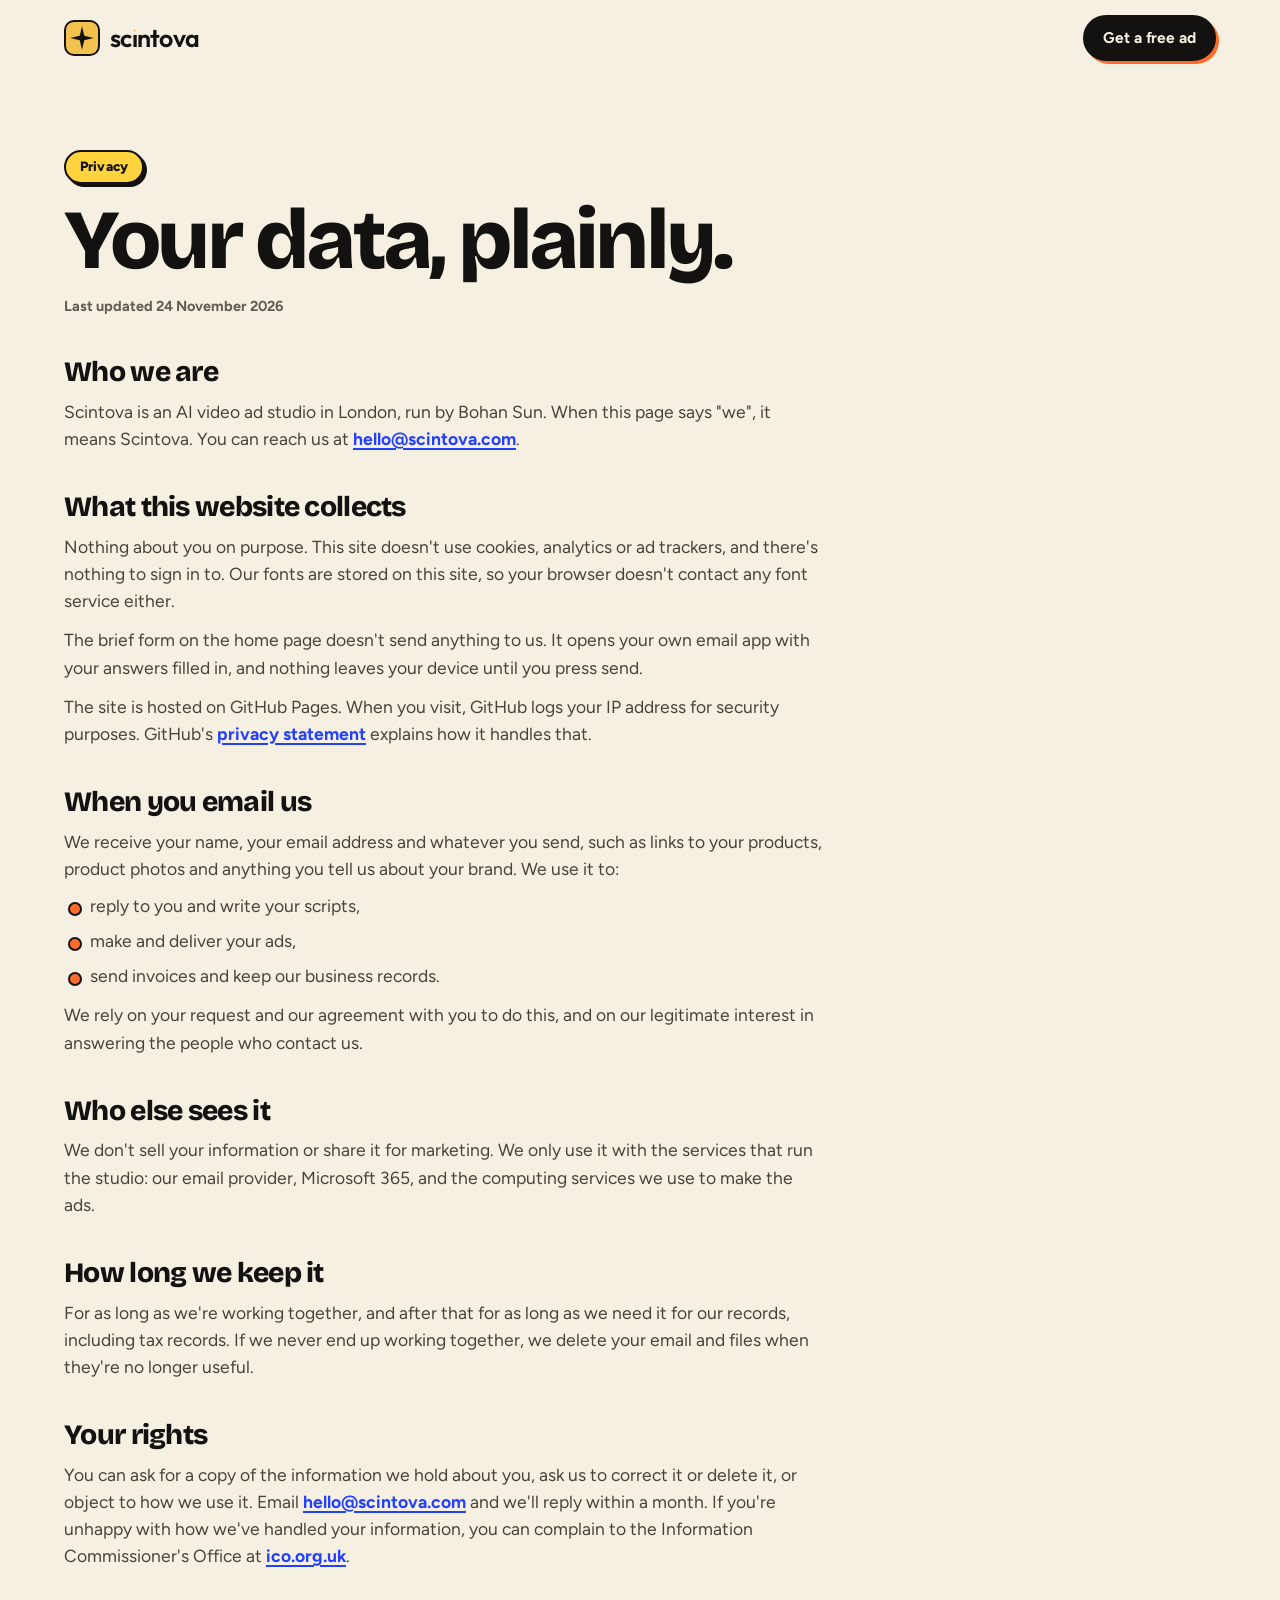
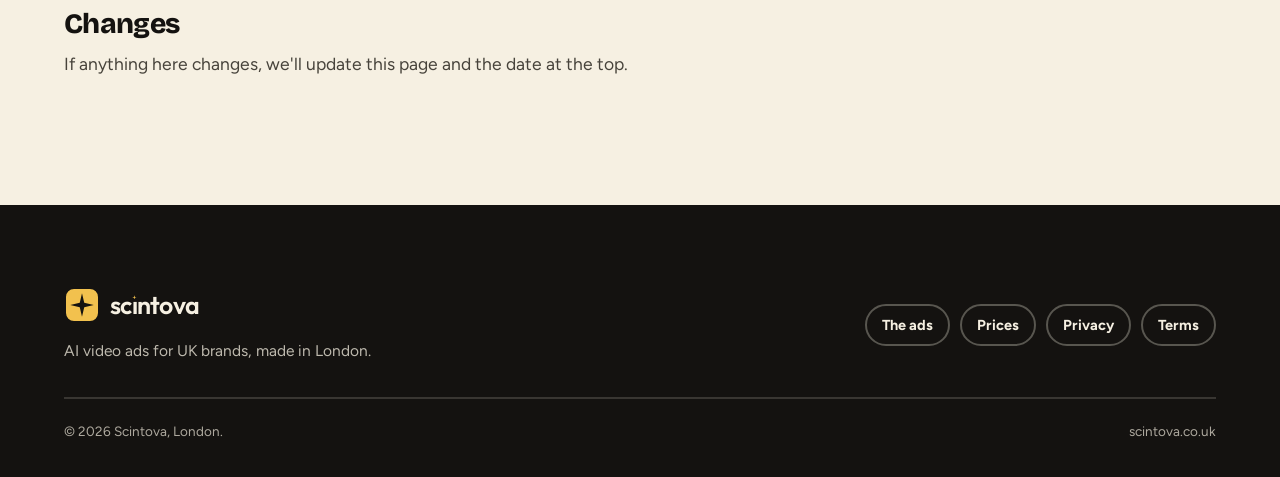
<file: privacy.html>
<!doctype html>
<html lang="en-GB">
<head>
<meta charset="utf-8">
<meta name="viewport" content="width=device-width,initial-scale=1,viewport-fit=cover">
<title>Privacy | Scintova</title>
<meta name="description" content="How Scintova handles your information.">
<link rel="canonical" href="https://scintova.co.uk/privacy.html">
<meta name="theme-color" content="#F6F0E2">
<link rel="icon" href="favicon.svg" type="image/svg+xml">
<link rel="icon" href="favicon-32.png" sizes="32x32" type="image/png">
<link rel="apple-touch-icon" href="apple-touch-icon.png">
<link rel="stylesheet" href="assets/uk.css">
</head>
<body>
<a class="skip" href="#main">Skip to content</a>
<header class="nav" id="nav">
  <div class="wrap">
    <a class="mark" href="./" aria-label="Scintova home">
      <span class="tile" aria-hidden="true"><svg viewBox="0 0 100 100"><path d="M50 8 L58 42 L92 50 L58 58 L50 92 L42 58 L8 50 L42 42 Z" fill="#141210"/></svg></span>
      <span class="word" aria-hidden="true">sc<span class="i"><b>i</b><span>ı</span><svg viewBox="0 0 100 100"><path d="M50 4 L60 40 L96 50 L60 60 L50 96 L40 60 L4 50 L40 40 Z" fill="#F2C14E"/></svg></span>ntova</span>
    </a>
    <a class="btn ink sm" href="./#brief">Get a free ad</a>
  </div>
</header>
<main id="main" class="wrap">
  <div class="doc">
    <span class="sticker">Privacy</span>
    <h1>Your data, plainly.</h1>
    <p class="updated">Last updated 24 November 2026</p>

    <h2>Who we are</h2>
    <p>Scintova is an AI video ad studio in London, run by Bohan Sun. When this page says "we", it means Scintova. You can reach us at <a href="mailto:hello@scintova.com">hello@scintova.com</a>.</p>

    <h2>What this website collects</h2>
    <p>Nothing about you on purpose. This site doesn't use cookies, analytics or ad trackers, and there's nothing to sign in to. Our fonts are stored on this site, so your browser doesn't contact any font service either.</p>
    <p>The brief form on the home page doesn't send anything to us. It opens your own email app with your answers filled in, and nothing leaves your device until you press send.</p>
    <p>The site is hosted on GitHub Pages. When you visit, GitHub logs your IP address for security purposes. GitHub's <a href="https://docs.github.com/en/site-policy/privacy-policies/github-general-privacy-statement" rel="noopener">privacy statement</a> explains how it handles that.</p>

    <h2>When you email us</h2>
    <p>We receive your name, your email address and whatever you send, such as links to your products, product photos and anything you tell us about your brand. We use it to:</p>
    <ul>
      <li>reply to you and write your scripts,</li>
      <li>make and deliver your ads,</li>
      <li>send invoices and keep our business records.</li>
    </ul>
    <p>We rely on your request and our agreement with you to do this, and on our legitimate interest in answering the people who contact us.</p>

    <h2>Who else sees it</h2>
    <p>We don't sell your information or share it for marketing. We only use it with the services that run the studio: our email provider, Microsoft 365, and the computing services we use to make the ads.</p>

    <h2>How long we keep it</h2>
    <p>For as long as we're working together, and after that for as long as we need it for our records, including tax records. If we never end up working together, we delete your email and files when they're no longer useful.</p>

    <h2>Your rights</h2>
    <p>You can ask for a copy of the information we hold about you, ask us to correct it or delete it, or object to how we use it. Email <a href="mailto:hello@scintova.com">hello@scintova.com</a> and we'll reply within a month. If you're unhappy with how we've handled your information, you can complain to the Information Commissioner's Office at <a href="https://ico.org.uk/make-a-complaint/" rel="noopener">ico.org.uk</a>.</p>

    <h2>Changes</h2>
    <p>If anything here changes, we'll update this page and the date at the top.</p>
  </div>
</main>

<footer class="foot">
  <div class="wrap">
    <div class="row" style="margin-top:0">
      <div>
        <a class="mark" href="./" aria-label="Scintova home">
          <span class="tile" aria-hidden="true"><svg viewBox="0 0 100 100"><path d="M50 8 L58 42 L92 50 L58 58 L50 92 L42 58 L8 50 L42 42 Z" fill="#141210"/></svg></span>
          <span class="word" aria-hidden="true">sc<span class="i"><b>i</b><span>ı</span><svg viewBox="0 0 100 100"><path d="M50 4 L60 40 L96 50 L60 60 L50 96 L40 60 L4 50 L40 40 Z" fill="#F2C14E"/></svg></span>ntova</span>
        </a>
        <p class="tagl">AI video ads for UK brands, made in London.</p>
      </div>
      <nav class="flinks" aria-label="Footer">
        <a href="./#ads">The ads</a>
        <a href="./#prices">Prices</a>
        <a href="privacy.html">Privacy</a>
        <a href="terms.html">Terms</a>
      </nav>
    </div>
    <div class="legal">
      <p>© 2026 Scintova, London.</p>
      <span>scintova.co.uk</span>
    </div>
  </div>
</footer>
<script>
(function(){var n=document.getElementById('nav');if(!n)return;var f=function(){n.classList.toggle('scrolled',window.scrollY>8)};window.addEventListener('scroll',f,{passive:true});f();})();
</script>
</body>
</html>
</file>
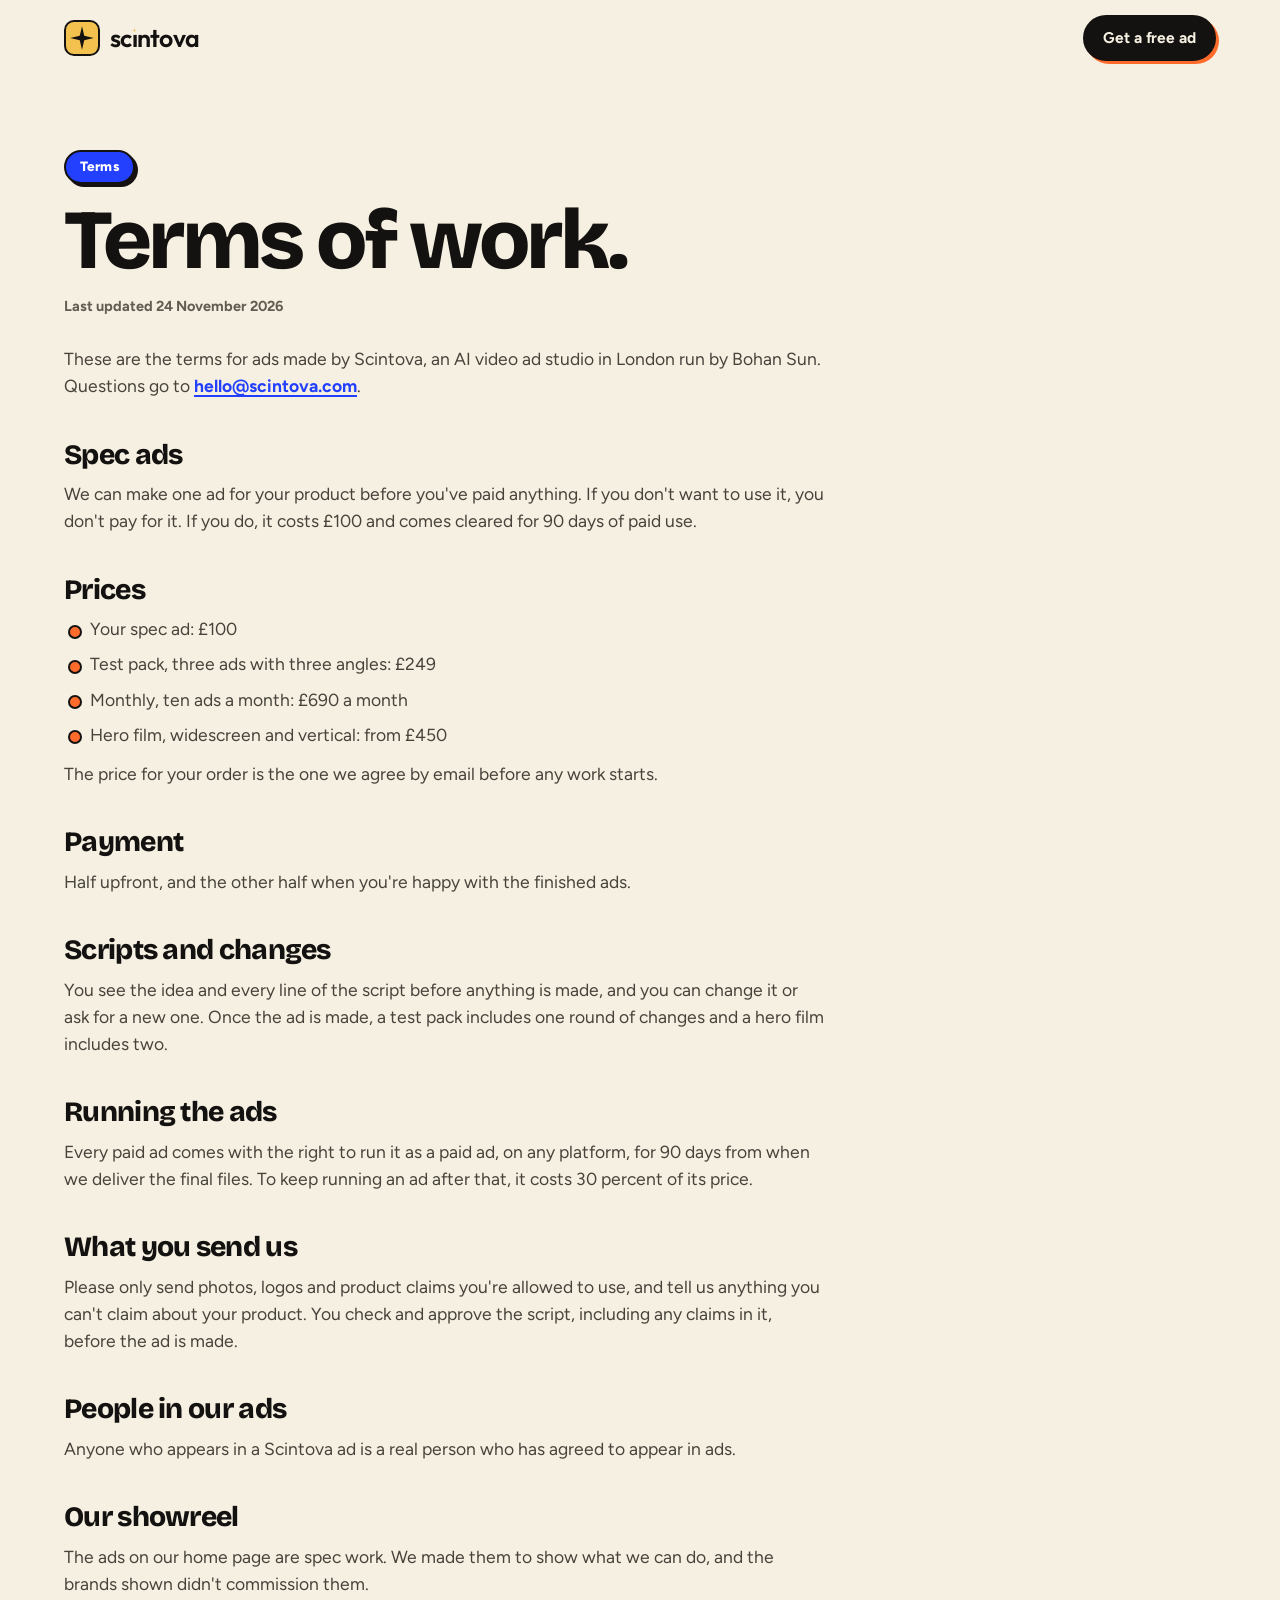
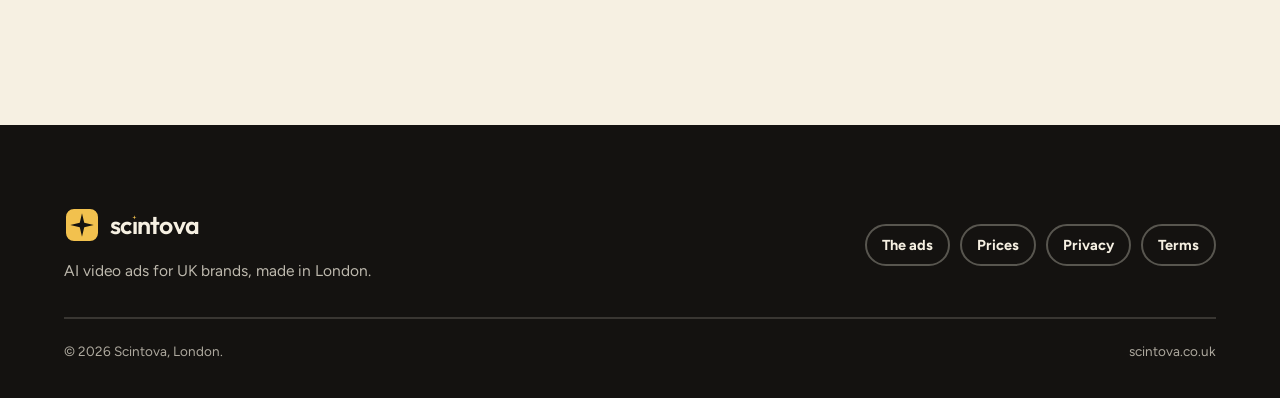
<file: terms.html>
<!doctype html>
<html lang="en-GB">
<head>
<meta charset="utf-8">
<meta name="viewport" content="width=device-width,initial-scale=1,viewport-fit=cover">
<title>Terms | Scintova</title>
<meta name="description" content="How working with Scintova works: spec ads, prices, payment, changes and ad rights.">
<link rel="canonical" href="https://scintova.co.uk/terms.html">
<meta name="theme-color" content="#F6F0E2">
<link rel="icon" href="favicon.svg" type="image/svg+xml">
<link rel="icon" href="favicon-32.png" sizes="32x32" type="image/png">
<link rel="apple-touch-icon" href="apple-touch-icon.png">
<link rel="stylesheet" href="assets/uk.css">
</head>
<body>
<a class="skip" href="#main">Skip to content</a>
<header class="nav" id="nav">
  <div class="wrap">
    <a class="mark" href="./" aria-label="Scintova home">
      <span class="tile" aria-hidden="true"><svg viewBox="0 0 100 100"><path d="M50 8 L58 42 L92 50 L58 58 L50 92 L42 58 L8 50 L42 42 Z" fill="#141210"/></svg></span>
      <span class="word" aria-hidden="true">sc<span class="i"><b>i</b><span>ı</span><svg viewBox="0 0 100 100"><path d="M50 4 L60 40 L96 50 L60 60 L50 96 L40 60 L4 50 L40 40 Z" fill="#F2C14E"/></svg></span>ntova</span>
    </a>
    <a class="btn ink sm" href="./#brief">Get a free ad</a>
  </div>
</header>
<main id="main" class="wrap">
  <div class="doc">
    <span class="sticker blue">Terms</span>
    <h1>Terms of work.</h1>
    <p class="updated">Last updated 24 November 2026</p>

    <p style="margin-top:28px">These are the terms for ads made by Scintova, an AI video ad studio in London run by Bohan Sun. Questions go to <a href="mailto:hello@scintova.com">hello@scintova.com</a>.</p>

    <h2>Spec ads</h2>
    <p>We can make one ad for your product before you've paid anything. If you don't want to use it, you don't pay for it. If you do, it costs £100 and comes cleared for 90 days of paid use.</p>

    <h2>Prices</h2>
    <ul>
      <li>Your spec ad: £100</li>
      <li>Test pack, three ads with three angles: £249</li>
      <li>Monthly, ten ads a month: £690 a month</li>
      <li>Hero film, widescreen and vertical: from £450</li>
    </ul>
    <p>The price for your order is the one we agree by email before any work starts.</p>

    <h2>Payment</h2>
    <p>Half upfront, and the other half when you're happy with the finished ads.</p>

    <h2>Scripts and changes</h2>
    <p>You see the idea and every line of the script before anything is made, and you can change it or ask for a new one. Once the ad is made, a test pack includes one round of changes and a hero film includes two.</p>

    <h2>Running the ads</h2>
    <p>Every paid ad comes with the right to run it as a paid ad, on any platform, for 90 days from when we deliver the final files. To keep running an ad after that, it costs 30 percent of its price.</p>

    <h2>What you send us</h2>
    <p>Please only send photos, logos and product claims you're allowed to use, and tell us anything you can't claim about your product. You check and approve the script, including any claims in it, before the ad is made.</p>

    <h2>People in our ads</h2>
    <p>Anyone who appears in a Scintova ad is a real person who has agreed to appear in ads.</p>

    <h2>Our showreel</h2>
    <p>The ads on our home page are spec work. We made them to show what we can do, and the brands shown didn't commission them.</p>
  </div>
</main>

<footer class="foot">
  <div class="wrap">
    <div class="row" style="margin-top:0">
      <div>
        <a class="mark" href="./" aria-label="Scintova home">
          <span class="tile" aria-hidden="true"><svg viewBox="0 0 100 100"><path d="M50 8 L58 42 L92 50 L58 58 L50 92 L42 58 L8 50 L42 42 Z" fill="#141210"/></svg></span>
          <span class="word" aria-hidden="true">sc<span class="i"><b>i</b><span>ı</span><svg viewBox="0 0 100 100"><path d="M50 4 L60 40 L96 50 L60 60 L50 96 L40 60 L4 50 L40 40 Z" fill="#F2C14E"/></svg></span>ntova</span>
        </a>
        <p class="tagl">AI video ads for UK brands, made in London.</p>
      </div>
      <nav class="flinks" aria-label="Footer">
        <a href="./#ads">The ads</a>
        <a href="./#prices">Prices</a>
        <a href="privacy.html">Privacy</a>
        <a href="terms.html">Terms</a>
      </nav>
    </div>
    <div class="legal">
      <p>© 2026 Scintova, London.</p>
      <span>scintova.co.uk</span>
    </div>
  </div>
</footer>
<script>
(function(){var n=document.getElementById('nav');if(!n)return;var f=function(){n.classList.toggle('scrolled',window.scrollY>8)};window.addEventListener('scroll',f,{passive:true});f();})();
</script>
</body>
</html>
</file>
<file: assets/uk.css>
@font-face{font-family:"Bricolage Grotesque";src:url(fonts/bricolage.woff2) format("woff2");font-weight:200 800;font-style:normal;font-display:swap}
@font-face{font-family:"Figtree";src:url(fonts/figtree.woff2) format("woff2");font-weight:300 900;font-style:normal;font-display:swap}
@font-face{font-family:"Outfit";src:url(fonts/outfit-600.woff2) format("woff2");font-weight:600;font-style:normal;font-display:swap}

:root{
  --cream:#F6F0E2;--paper:#FFFCF5;--ink:#141210;--ink2:#47433B;--mute:#625D53;
  --blue:#2340FF;--blue-soft:#DDE3FF;--orange:#FF6B2B;--orange-soft:#FFE1D1;--yellow:#FFD33D;--gold:#F2C14E;
  --bar-ctx:#B4602E;
  --r:22px;--r-sm:14px;
  --sh:6px 6px 0 var(--ink);--sh-sm:3px 3px 0 var(--ink);
  --display:"Bricolage Grotesque","Figtree",system-ui,sans-serif;
  --body:"Figtree",system-ui,-apple-system,"Segoe UI",Roboto,sans-serif;
  --mark:"Outfit","Figtree",sans-serif;
  --max:1240px;--gutter:clamp(18px,4vw,44px);
}
*{box-sizing:border-box;margin:0;padding:0}
html{scroll-behavior:smooth;-webkit-text-size-adjust:100%;scroll-padding-top:90px}
body{background:var(--cream);color:var(--ink);font-family:var(--body);font-size:17px;line-height:1.55;-webkit-font-smoothing:antialiased;text-rendering:optimizeLegibility;overflow-x:hidden}
img,video,svg{display:block;max-width:100%}
a{color:inherit;text-decoration:none}
button,input,select,textarea{font:inherit;color:inherit}
button{background:none;border:0;padding:0;cursor:pointer}
ul{list-style:none}
:focus-visible{outline:3px solid var(--blue);outline-offset:3px;border-radius:8px}
.wrap{max-width:var(--max);margin-inline:auto;padding-inline:var(--gutter)}
.sr{position:absolute;width:1px;height:1px;overflow:hidden;clip-path:inset(50%);white-space:nowrap}
.skip{position:absolute;left:12px;top:-60px;z-index:200;background:var(--ink);color:var(--cream);padding:10px 16px;border-radius:999px;font-weight:700}
.skip:focus{top:12px}

/* logo */
.mark{display:inline-flex;align-items:center;gap:10px;font-family:var(--mark);font-weight:600;font-size:25px;line-height:1;letter-spacing:-.03em;color:var(--ink)}
.mark .tile{width:36px;height:36px;border-radius:10px;background:var(--gold);display:grid;place-items:center;flex:none;border:2px solid var(--ink)}
.mark .tile svg{width:28px;height:28px}
.mark .word{display:inline-flex;align-items:baseline}
.mark .i{position:relative;display:inline-block}
.mark .i b{visibility:hidden;font-weight:inherit}
.mark .i span{position:absolute;left:0;bottom:0;line-height:1}
.mark .i svg{position:absolute;left:.03em;top:.08em;width:.19em;height:.19em}

/* buttons and stickers */
.btn{display:inline-flex;align-items:center;justify-content:center;gap:10px;min-height:54px;padding:0 26px;border:2px solid var(--ink);border-radius:999px;background:var(--paper);color:var(--ink);font-weight:700;font-size:17px;letter-spacing:-.005em;box-shadow:var(--sh-sm);transition:transform .15s ease,box-shadow .15s ease;white-space:nowrap;cursor:pointer}
.btn:hover{transform:translate(-2px,-2px);box-shadow:5px 5px 0 var(--ink)}
.btn:active{transform:translate(2px,2px);box-shadow:1px 1px 0 var(--ink)}
.btn svg{width:18px;height:18px;flex:none}
.btn.orange{background:var(--orange)}
.btn.blue{background:var(--blue);color:#fff}
.btn.ink{background:var(--ink);color:var(--cream);box-shadow:3px 3px 0 var(--orange)}
.btn.ink:hover{box-shadow:5px 5px 0 var(--orange)}
.btn.sm{min-height:46px;padding:0 18px;font-size:15.5px}
.sticker{display:inline-flex;align-items:center;gap:8px;padding:7px 14px;border:2px solid var(--ink);border-radius:999px;background:var(--yellow);color:var(--ink);font-weight:800;font-size:13.5px;line-height:1.15;letter-spacing:.01em;box-shadow:var(--sh-sm);white-space:nowrap}
.sticker svg{width:14px;height:14px;flex:none}
.sticker.blue{background:var(--blue);color:#fff}
.sticker.orange{background:var(--orange)}
.sticker.paper{background:var(--paper)}
.sticker.pink{background:var(--orange-soft)}

/* top bar and nav */
.topbar{background:var(--blue);color:#fff;font-weight:600;font-size:14.5px;border-bottom:2px solid var(--ink)}
.topbar .wrap{min-height:44px;padding-block:11px;text-align:center;line-height:1.4}
.topbar svg{display:inline-block;vertical-align:-2px;width:15px;height:15px;margin-right:6px}
.topbar a{margin-left:6px;white-space:nowrap}
.topbar a{text-decoration:underline;text-decoration-thickness:2px;text-underline-offset:3px;font-weight:800}
.nav{position:sticky;top:0;z-index:50;background:rgba(246,240,226,.92);-webkit-backdrop-filter:saturate(1.3) blur(10px);backdrop-filter:saturate(1.3) blur(10px);border-bottom:2px solid transparent;transition:border-color .2s}
.nav.scrolled{border-bottom-color:var(--ink)}
.nav .wrap{display:flex;align-items:center;justify-content:space-between;gap:20px;height:76px}
.nav ul{display:flex;gap:4px}
.nav ul a{display:block;font-weight:700;font-size:15.5px;padding:8px 14px;border-radius:999px;border:2px solid transparent;transition:background .15s,border-color .15s}
.nav ul a:hover{border-color:var(--ink);background:var(--paper)}
@media (max-width:920px){.nav ul{display:none}}
@media (max-width:420px){.nav .btn.sm{padding:0 14px;font-size:14.5px}.mark{font-size:22px}.mark .tile{width:32px;height:32px}}

/* hero */
.hero{padding:clamp(36px,6vw,80px) 0 clamp(64px,8vw,112px)}
.hero .wrap{display:grid;grid-template-columns:minmax(0,1.05fr) minmax(0,.95fr);gap:clamp(36px,5vw,72px);align-items:center}
.hero h1{font-family:var(--display);font-weight:800;font-size:clamp(56px,7.4vw,108px);line-height:.88;letter-spacing:-.05em;margin:24px 0 28px}
.hero h1 .blue{color:var(--blue);position:relative;display:inline-block}
.hero h1 .squiggle{position:absolute;left:-2%;right:-2%;bottom:-.16em;width:104%;height:.22em;overflow:visible}
.lede{font-size:clamp(18px,1.55vw,21px);color:var(--ink2);max-width:40ch}
.lede strong{color:var(--ink);font-weight:700}
.ctas{display:flex;flex-wrap:wrap;gap:14px;margin-top:32px}
.checks{display:flex;flex-wrap:wrap;gap:12px 22px;margin-top:30px;font-weight:700;font-size:15.5px}
.checks li{display:flex;align-items:center;gap:9px}
.tick{width:24px;height:24px;border-radius:50%;background:var(--blue);border:2px solid var(--ink);display:grid;place-items:center;flex:none}
.tick svg{width:12px;height:12px;stroke:#fff;fill:none;stroke-width:3;stroke-linecap:round;stroke-linejoin:round}
.stack{position:relative;height:clamp(460px,46vw,620px);max-width:560px;width:100%;justify-self:center}
.stack .disc{position:absolute;border-radius:50%;border:2px solid var(--ink)}
.stack .d1{width:78%;aspect-ratio:1;left:11%;top:12%;background:var(--blue)}
.stack .d2{width:22%;aspect-ratio:1;right:2%;top:2%;background:var(--orange)}
.stack .tile{position:absolute;aspect-ratio:9/16;border:2px solid var(--ink);border-radius:20px;overflow:hidden;background:#000;box-shadow:var(--sh)}
.stack .tile img,.stack .tile video{position:absolute;inset:0;width:100%;height:100%;object-fit:cover}
.stack .tile video{opacity:0;transition:opacity .4s}
.stack .tile.playing video{opacity:1}
.stack .t1{width:36%;left:0;top:20%;transform:rotate(-8deg)}
.stack .t2{width:44%;left:28%;top:3%;z-index:2}
.stack .t3{width:36%;right:0;top:24%;transform:rotate(7deg)}
.stack .sticker{position:absolute;z-index:3}
.stack .s1{left:-2%;top:6%;transform:rotate(-7deg)}
.stack .s2{right:-1%;bottom:12%;transform:rotate(5deg)}
.stack .s3{left:8%;bottom:4%;transform:rotate(-3deg)}
@media (max-width:480px){.ctas .btn{flex:1 1 auto;padding:0 18px}}
@media (max-width:900px){
  .hero .wrap{grid-template-columns:1fr}
  .hero h1{font-size:clamp(56px,16vw,104px)}
  .stack{height:clamp(420px,112vw,560px);max-width:460px}
}

/* marquee */
.band{background:var(--ink);color:var(--cream);border-block:2px solid var(--ink);overflow:hidden;padding:16px 0}
.band .track{display:flex;width:max-content;animation:marquee 36s linear infinite}
.band ul{display:flex;align-items:center}
.band li{display:flex;align-items:center;gap:26px;padding-right:26px;font-family:var(--display);font-weight:800;font-size:clamp(26px,3.6vw,44px);letter-spacing:-.02em;text-transform:uppercase;white-space:nowrap}
.band li svg{width:.75em;height:.75em;flex:none}
@keyframes marquee{to{transform:translateX(-50%)}}

/* sections */
.sec{padding:clamp(76px,10vw,136px) 0 0}
.head{display:flex;justify-content:space-between;align-items:flex-end;gap:22px 56px;flex-wrap:wrap;margin-bottom:clamp(32px,4.5vw,54px)}
.head .sticker{margin-bottom:20px}
.h2{font-family:var(--display);font-weight:800;font-size:clamp(42px,6.2vw,84px);line-height:.92;letter-spacing:-.045em;text-wrap:balance}
.h2 .blue{color:var(--blue)}
.head p{max-width:42ch;color:var(--ink2);font-size:18.5px}

/* the ads */
.ads{display:grid;grid-template-columns:repeat(6,minmax(0,1fr));gap:16px}
.ad{position:relative;display:block;width:100%;aspect-ratio:9/16;border:2px solid var(--ink);border-radius:18px;overflow:hidden;background:#000;box-shadow:var(--sh-sm);transition:transform .2s ease,box-shadow .2s ease;text-align:left;color:var(--ink)}
.ad:hover{transform:translate(-3px,-3px) rotate(-1deg);box-shadow:6px 6px 0 var(--ink)}
.ad.feature{grid-column:span 2;grid-row:span 2;aspect-ratio:auto;border-radius:22px}
.ad img,.ad video{position:absolute;inset:0;width:100%;height:100%;object-fit:cover}
.ad video{opacity:0;transition:opacity .3s}
.ad.playing video{opacity:1}
.ad .pl{position:absolute;top:10px;right:10px;width:36px;height:36px;border-radius:50%;background:var(--orange);border:2px solid var(--ink);display:grid;place-items:center}
.ad .pl svg{width:12px;height:12px;fill:var(--ink);margin-left:2px}
.ad .cap{position:absolute;left:8px;right:8px;bottom:8px;display:flex;justify-content:space-between;align-items:center;gap:8px;padding:7px 10px;background:var(--paper);border:2px solid var(--ink);border-radius:12px;font-weight:800;font-size:13.5px;line-height:1.2}
.ad .cap small{font-weight:700;font-size:12px;color:var(--mute);font-variant-numeric:tabular-nums}
.ad.feature .pl{width:48px;height:48px;top:14px;right:14px}
.ad.feature .pl svg{width:16px;height:16px}
.ad.feature .cap{left:14px;right:14px;bottom:14px;padding:12px 16px;font-size:18px;border-radius:14px}
.ad.feature .cap small{font-size:13.5px}
.ad .tag{position:absolute;top:14px;left:14px;transform:rotate(-4deg)}
.note{display:flex;align-items:flex-start;gap:10px;margin-top:24px;font-size:15px;color:var(--ink2);max-width:70ch}
.note svg{width:20px;height:20px;flex:none;margin-top:1px}
@media (max-width:1100px){.ads{grid-template-columns:repeat(4,minmax(0,1fr))}}
@media (max-width:640px){
  .ads{grid-template-columns:repeat(2,minmax(0,1fr));gap:12px}
  .ad.feature{grid-row:span 1;aspect-ratio:4/5}
  .ad .cap{font-size:12.5px;padding:6px 8px}
}

/* how it works */
.steps{list-style:none;display:grid;grid-template-columns:repeat(4,minmax(0,1fr));gap:18px}
.step{position:relative;background:var(--paper);border:2px solid var(--ink);border-radius:var(--r);padding:26px 24px 28px;box-shadow:var(--sh)}
.step .num{width:56px;height:56px;border-radius:50%;border:2px solid var(--ink);display:grid;place-items:center;font-family:var(--display);font-weight:800;font-size:26px;line-height:1}
.step:nth-child(1) .num{background:var(--orange)}
.step:nth-child(2) .num{background:var(--blue);color:#fff}
.step:nth-child(3) .num{background:var(--yellow)}
.step:nth-child(4) .num{background:var(--ink);color:var(--cream)}
.step .mail{position:absolute;top:22px;right:20px;font-weight:800;font-size:12.5px;letter-spacing:.04em;text-transform:uppercase;color:var(--mute)}
.step h3{font-family:var(--display);font-weight:800;font-size:28px;letter-spacing:-.03em;line-height:1;margin:20px 0 10px}
.step p{color:var(--ink2);font-size:16px}
@media (max-width:1000px){.steps{grid-template-columns:repeat(2,minmax(0,1fr))}}
@media (max-width:560px){.steps{grid-template-columns:1fr}}

/* the maths */
.maths{display:grid;gap:18px}
.chart{background:var(--paper);border:2px solid var(--ink);border-radius:var(--r);box-shadow:var(--sh);padding:28px clamp(20px,3vw,34px) 26px}
.chart h3{font-family:var(--display);font-weight:800;font-size:26px;letter-spacing:-.025em;line-height:1.05}
.chart .sub{color:var(--mute);font-size:15px;margin-top:4px}
.bars{margin-top:26px;display:grid;gap:22px}
.brow{position:relative;display:grid;gap:8px;outline:none}
.brow .lbl{display:flex;justify-content:space-between;align-items:baseline;gap:12px;font-weight:800;font-size:16px}
.brow .lbl span{font-weight:600;font-size:14.5px;color:var(--ink2);text-align:right}
.track{position:relative;height:24px}
.track .grid{position:absolute;top:-6px;bottom:-6px;width:1px;background:#E4DCCB}
.bar{position:absolute;left:0;top:0;height:24px;border-radius:0 4px 4px 0}
.bar.ctx{background:var(--bar-ctx)}
.bar.us{background:var(--blue)}
.bar.range{background:var(--bar-ctx);opacity:.32}
.brow .val{position:absolute;top:0;height:24px;display:flex;align-items:center;padding-left:10px;font-weight:800;font-size:15px;font-variant-numeric:tabular-nums;white-space:nowrap;color:var(--ink)}
.tip{position:absolute;left:0;bottom:calc(100% + 8px);z-index:5;max-width:min(320px,100%);padding:9px 12px;border-radius:10px;background:var(--ink);color:var(--cream);font-size:14px;font-weight:600;line-height:1.35;opacity:0;transform:translateY(4px);pointer-events:none;transition:opacity .15s,transform .15s}
.brow:hover .tip,.brow:focus-visible .tip{opacity:1;transform:none}
.brow:focus-visible{outline:3px solid var(--blue);outline-offset:6px;border-radius:8px}
.axis{position:relative;height:20px;margin-top:10px;font-size:12.5px;font-weight:700;color:var(--mute);font-variant-numeric:tabular-nums}
.axis span{position:absolute;top:0;transform:translateX(-50%)}
.axis span:first-child{transform:none}
.vs{display:grid;grid-template-columns:repeat(3,minmax(0,1fr));gap:18px}
.vcard{background:var(--paper);border:2px solid var(--ink);border-radius:18px;box-shadow:var(--sh-sm);padding:18px 20px}
.vcard h4{font-family:var(--display);font-weight:800;font-size:20px;letter-spacing:-.02em;margin-bottom:10px}
.vcard dl{display:grid;grid-template-columns:auto 1fr;gap:6px 14px;font-size:15px;align-items:baseline}
.vcard dt{font-weight:700;color:var(--mute);font-size:13.5px}
.vcard dd{color:var(--ink2)}
.vcard .us dt,.vcard dt.us{color:var(--blue)}
.vcard dd.us{color:var(--ink);font-weight:800}
.vcard dd.us mark{background:var(--blue-soft);color:var(--ink);padding:1px 8px;border-radius:999px;border:2px solid var(--ink)}
@media (max-width:960px){.vs{grid-template-columns:1fr}}

/* bento */
.bento{display:grid;grid-template-columns:repeat(12,minmax(0,1fr));gap:18px}
.b{display:flex;flex-direction:column;gap:12px;min-height:230px;padding:28px;border:2px solid var(--ink);border-radius:var(--r);background:var(--paper);box-shadow:var(--sh)}
.b h3{font-family:var(--display);font-weight:800;font-size:clamp(26px,2.5vw,34px);letter-spacing:-.03em;line-height:1}
.b p{font-size:16.5px;color:var(--ink2);max-width:46ch}
.b .ic{width:58px;height:58px;border-radius:16px;border:2px solid var(--ink);display:grid;place-items:center;background:var(--paper);margin-bottom:auto}
.b .ic svg{width:30px;height:30px;fill:none;stroke:var(--ink);stroke-width:2;stroke-linecap:round;stroke-linejoin:round}
.b .ic + h3{margin-top:22px}
.b1{grid-column:span 7;background:var(--blue);color:#fff}
.b1 p{color:#fff;opacity:.92}
.b1 .ic{background:var(--yellow)}
.b2{grid-column:span 5;background:var(--orange)}
.b2 p{color:var(--ink)}
.b3,.b4,.b5{grid-column:span 4}
.b4{background:var(--yellow)}
.b4 p{color:var(--ink)}
.b6{grid-column:span 12;background:var(--ink);color:var(--cream);min-height:0;flex-direction:row;align-items:center;justify-content:space-between;flex-wrap:wrap;gap:18px 32px}
.b6 p{color:var(--cream);opacity:.82}
.b1 .photos{display:flex;align-items:center;gap:10px;margin-top:18px;flex-wrap:wrap}
.b1 .ph{width:46px;height:46px;border-radius:10px;border:2px solid var(--ink);background:var(--paper);display:grid;place-items:center}
.b1 .ph svg{width:22px;height:22px;stroke:var(--ink);fill:none;stroke-width:2;stroke-linecap:round;stroke-linejoin:round}
.b1 .arrow{width:34px;height:20px;stroke:#fff;fill:none;stroke-width:2.5;stroke-linecap:round;stroke-linejoin:round}
.b1 .mini{width:40px;aspect-ratio:9/16;border-radius:8px;border:2px solid var(--ink);overflow:hidden;background:#000}
.b1 .mini img{width:100%;height:100%;object-fit:cover}
@media (max-width:960px){.b1,.b2{grid-column:span 12}.b3,.b4,.b5{grid-column:span 6}.b5{grid-column:span 12}}
@media (max-width:620px){.b3,.b4,.b5{grid-column:span 12}.b{min-height:0}}

/* formats */
.formats{display:grid;grid-template-columns:repeat(3,minmax(0,1fr));gap:18px}
.fmt{display:flex;flex-direction:column;border:2px solid var(--ink);border-radius:var(--r);background:var(--paper);box-shadow:var(--sh);overflow:hidden}
.fmt .media{position:relative;height:290px;border-bottom:2px solid var(--ink);display:grid;place-items:center;overflow:hidden}
.fmt:nth-child(1) .media{background:var(--blue)}
.fmt:nth-child(2) .media{background:var(--orange)}
.fmt:nth-child(3) .media{background:var(--yellow)}
.fmt .phone{position:relative;height:84%;aspect-ratio:9/16;border:2px solid var(--ink);border-radius:16px;overflow:hidden;background:#000;box-shadow:var(--sh-sm);transform:rotate(-4deg)}
.fmt:nth-child(2) .phone{transform:rotate(3deg)}
.fmt .phone img{width:100%;height:100%;object-fit:cover}
.fmt .wide{position:absolute;width:62%;aspect-ratio:16/9;right:6%;bottom:8%;border:2px solid var(--ink);border-radius:12px;overflow:hidden;background:#000;box-shadow:var(--sh-sm);transform:rotate(3deg)}
.fmt .wide img{width:100%;height:100%;object-fit:cover}
.fmt:nth-child(3) .phone{position:absolute;left:10%;top:8%;height:80%}
.fmt .body{display:flex;flex-direction:column;gap:12px;padding:24px 24px 26px;flex:1}
.fmt .for{align-self:flex-start}
.fmt h3{font-family:var(--display);font-weight:800;font-size:34px;letter-spacing:-.035em;line-height:1}
.fmt p{color:var(--ink2);font-size:16px}
.fmt .btn{align-self:flex-start;margin-top:auto}
@media (max-width:960px){.formats{grid-template-columns:1fr}.fmt .media{height:300px}}

/* prices */
.prices{display:grid;grid-template-columns:repeat(4,minmax(0,1fr));gap:18px;align-items:stretch}
.plan{position:relative;display:flex;flex-direction:column;gap:14px;padding:30px 24px 26px;border:2px solid var(--ink);border-radius:var(--r);background:var(--paper);box-shadow:var(--sh)}
.plan.hot{background:var(--orange)}
.plan .flag{position:absolute;top:-17px;left:20px;transform:rotate(-4deg)}
.plan h3{font-weight:800;font-size:19px;letter-spacing:-.01em}
.plan .price{font-family:var(--display);font-weight:800;font-size:60px;line-height:.95;letter-spacing:-.045em;font-variant-numeric:tabular-nums}
.plan .price small{font-family:var(--body);font-weight:700;font-size:15px;letter-spacing:0}
.plan .price .from{display:block;font-family:var(--body);font-weight:700;font-size:14px;letter-spacing:.02em;margin-bottom:4px}
.plan .when{font-weight:700;font-size:14px;margin-top:-6px}
.plan p{font-size:15.5px;color:var(--ink2)}
.plan.hot p,.plan.hot .when{color:var(--ink)}
.plan ul{display:grid;gap:9px;margin-top:auto;padding-top:16px;border-top:2px dashed rgba(20,18,16,.3)}
.plan li{display:flex;gap:10px;align-items:center;font-weight:700;font-size:15px}
.plan .btn{width:100%;margin-top:6px}
.fine{margin-top:26px;font-size:15.5px;color:var(--ink2)}
.fine a{color:var(--blue);font-weight:700;text-decoration:underline;text-decoration-thickness:2px;text-underline-offset:3px}
@media (max-width:1080px){.prices{grid-template-columns:repeat(2,minmax(0,1fr));row-gap:30px}}
@media (max-width:600px){.prices{grid-template-columns:1fr}}

/* who */
.who{display:grid;grid-template-columns:minmax(0,1.1fr) minmax(0,.9fr);gap:clamp(24px,4vw,56px);align-items:center;padding:clamp(28px,4vw,48px);border:2px solid var(--ink);border-radius:28px;background:var(--blue-soft);box-shadow:var(--sh)}
.who .h2{font-size:clamp(36px,4.6vw,62px);max-width:14ch}
.who .sticker{margin-bottom:18px}
.who p{margin-top:18px;font-size:18px;color:var(--ink2);max-width:48ch}
.who p strong{color:var(--ink)}
.facts{display:grid;grid-template-columns:1fr 1fr;gap:12px}
.facts div{background:var(--paper);border:2px solid var(--ink);border-radius:16px;padding:14px 16px}
.facts dt{font-weight:800;font-size:12.5px;letter-spacing:.05em;text-transform:uppercase;color:var(--mute)}
.facts dd{font-weight:700;font-size:16.5px;margin-top:2px;overflow-wrap:anywhere}
@media (max-width:900px){.who{grid-template-columns:1fr}}
@media (max-width:420px){.facts{grid-template-columns:1fr}}

/* faq */
.faq{display:grid;grid-template-columns:minmax(0,.8fr) minmax(0,1.2fr);gap:clamp(28px,5vw,72px);align-items:start}
.faq .side{position:sticky;top:110px}
.faq .side p{margin-top:20px;color:var(--ink2);font-size:18px;max-width:34ch}
.faq .side a{color:var(--blue);font-weight:800}
.qs{display:grid;gap:12px}
.qs details{border:2px solid var(--ink);border-radius:18px;background:var(--paper);box-shadow:var(--sh-sm)}
.qs summary{list-style:none;cursor:pointer;display:flex;justify-content:space-between;align-items:center;gap:16px;padding:18px 20px;font-weight:800;font-size:18px;line-height:1.3}
.qs summary::-webkit-details-marker{display:none}
.qs summary .pm{width:34px;height:34px;border-radius:50%;border:2px solid var(--ink);display:grid;place-items:center;flex:none;background:var(--yellow);transition:transform .2s ease,background .2s}
.qs summary .pm svg{width:14px;height:14px;stroke:var(--ink);stroke-width:2.6;stroke-linecap:round}
.qs details[open] summary .pm{transform:rotate(45deg);background:var(--orange)}
.qs details p{padding:0 20px 20px;color:var(--ink2);font-size:16.5px;max-width:62ch}
@media (max-width:900px){.faq{grid-template-columns:1fr}.faq .side{position:static}}

/* brief */
.panel{position:relative;overflow:hidden;display:grid;grid-template-columns:minmax(0,1fr) minmax(0,1fr);gap:clamp(28px,5vw,64px);align-items:start;padding:clamp(28px,5vw,64px);border:2px solid var(--ink);border-radius:30px;background:var(--blue);color:#fff;box-shadow:8px 8px 0 var(--ink)}
.panel .h2{color:#fff;position:relative}
.panel .spark{position:absolute;width:300px;height:300px;left:-90px;bottom:-110px;opacity:1}
.panel .left{position:relative;z-index:1}
.panel .left p{margin-top:22px;font-size:18.5px;max-width:40ch;color:#fff;opacity:.94}
.mailrow{display:flex;align-items:center;gap:12px;flex-wrap:wrap;margin-top:30px}
.mailrow .addr{font-weight:800;font-size:clamp(20px,2.2vw,26px);letter-spacing:-.01em;color:#fff;text-decoration:underline;text-decoration-thickness:2px;text-underline-offset:5px}
.form{position:relative;z-index:1;background:var(--paper);color:var(--ink);border:2px solid var(--ink);border-radius:22px;padding:26px;box-shadow:var(--sh)}
.form h3{font-family:var(--display);font-weight:800;font-size:26px;letter-spacing:-.025em;margin-bottom:18px}
.field{margin-bottom:14px}
.field label{display:block;font-weight:800;font-size:14px;margin-bottom:6px}
.field input,.field select,.field textarea{width:100%;min-height:50px;padding:11px 14px;border:2px solid var(--ink);border-radius:12px;background:#fff;font-size:16px;line-height:1.35}
.field textarea{min-height:96px;resize:vertical}
.field input:focus,.field select:focus,.field textarea:focus{outline:3px solid var(--blue);outline-offset:1px}
.row2{display:grid;grid-template-columns:1fr 1fr;gap:14px}
.form .btn{width:100%;margin-top:4px}
.err{min-height:1.4em;color:#B3261E;font-weight:700;font-size:14.5px;margin:4px 0 6px}
.hint{margin-top:12px;font-size:14px;color:var(--mute)}
@media (max-width:920px){.panel{grid-template-columns:1fr}}
@media (max-width:460px){.row2{grid-template-columns:1fr;gap:0}}

/* footer */
.foot{margin-top:clamp(76px,10vw,136px);background:var(--ink);color:var(--cream);padding:clamp(48px,7vw,80px) 0 36px;border-top:2px solid var(--ink)}
.foot .big{font-family:var(--display);font-weight:800;font-size:clamp(56px,11.5vw,176px);line-height:.86;letter-spacing:-.055em}
.foot .big .o{color:var(--orange)}
.foot .row{display:flex;justify-content:space-between;align-items:center;gap:24px;flex-wrap:wrap;margin-top:clamp(36px,5vw,60px)}
.foot .mark{color:var(--cream)}
.foot .tagl{margin-top:12px;color:rgba(246,240,226,.75);font-size:15.5px}
.flinks{display:flex;flex-wrap:wrap;gap:10px}
.flinks a{display:block;padding:8px 15px;border:2px solid rgba(246,240,226,.3);border-radius:999px;font-weight:700;font-size:14.5px;transition:border-color .15s,background .15s,color .15s}
.flinks a:hover{border-color:var(--cream);background:var(--cream);color:var(--ink)}
.legal{display:flex;justify-content:space-between;gap:14px 28px;flex-wrap:wrap;margin-top:34px;padding-top:22px;border-top:2px solid rgba(246,240,226,.16);font-size:13.5px;color:rgba(246,240,226,.68)}
.legal p{max-width:78ch}

/* lightbox */
.lb{position:fixed;inset:0;z-index:300;display:grid;place-items:center;padding:20px;background:rgba(20,18,16,.88)}
.lb[hidden]{display:none}
.lb .box{position:relative;height:min(84vh,920px);aspect-ratio:9/16;max-width:100%;border:2px solid var(--cream);border-radius:20px;overflow:hidden;background:#000;box-shadow:8px 8px 0 var(--orange)}
.lb video{width:100%;height:100%;object-fit:contain;background:#000}
.lb .x{position:fixed;top:16px;right:16px;width:50px;height:50px;border-radius:50%;background:var(--paper);border:2px solid var(--ink);box-shadow:var(--sh-sm);display:grid;place-items:center}
.lb .x svg{width:18px;height:18px;stroke:var(--ink);stroke-width:2.6;stroke-linecap:round}
.lb .lbcap{position:fixed;left:50%;bottom:18px;transform:translateX(-50%);max-width:calc(100% - 40px);overflow:hidden;text-overflow:ellipsis}

/* legal pages */
.doc{max-width:760px;padding:clamp(40px,6vw,72px) 0 0}
.doc h1{font-family:var(--display);font-weight:800;font-size:clamp(46px,7vw,84px);line-height:.92;letter-spacing:-.045em;margin-top:18px}
.doc .updated{font-weight:700;font-size:14.5px;color:var(--mute);margin-top:16px}
.doc h2{font-family:var(--display);font-weight:800;font-size:28px;letter-spacing:-.025em;margin:40px 0 10px;line-height:1.1}
.doc p,.doc li{font-size:17.5px;color:var(--ink2)}
.doc p + p,.doc ul + p{margin-top:12px}
.doc ul{margin:10px 0 0;display:grid;gap:8px}
.doc li{position:relative;padding-left:26px}
.doc li::before{content:"";position:absolute;left:4px;top:.55em;width:10px;height:10px;border-radius:50%;background:var(--orange);border:2px solid var(--ink)}
.doc a{color:var(--blue);font-weight:700;text-decoration:underline;text-decoration-thickness:2px;text-underline-offset:3px}
.lost{padding:clamp(60px,10vw,120px) 0 20px;max-width:720px}
.lost .h2{font-size:clamp(52px,9vw,112px);margin-top:22px}
.lost p{margin-top:20px;font-size:19px;color:var(--ink2);max-width:44ch}
.lost .ctas{margin-top:30px}

@media (prefers-reduced-motion:reduce){
  html{scroll-behavior:auto}
  .band .track{animation:none}
  .btn,.ad,.qs summary .pm,.tip{transition:none}
  .btn:hover,.ad:hover{transform:none}
}
</file>
